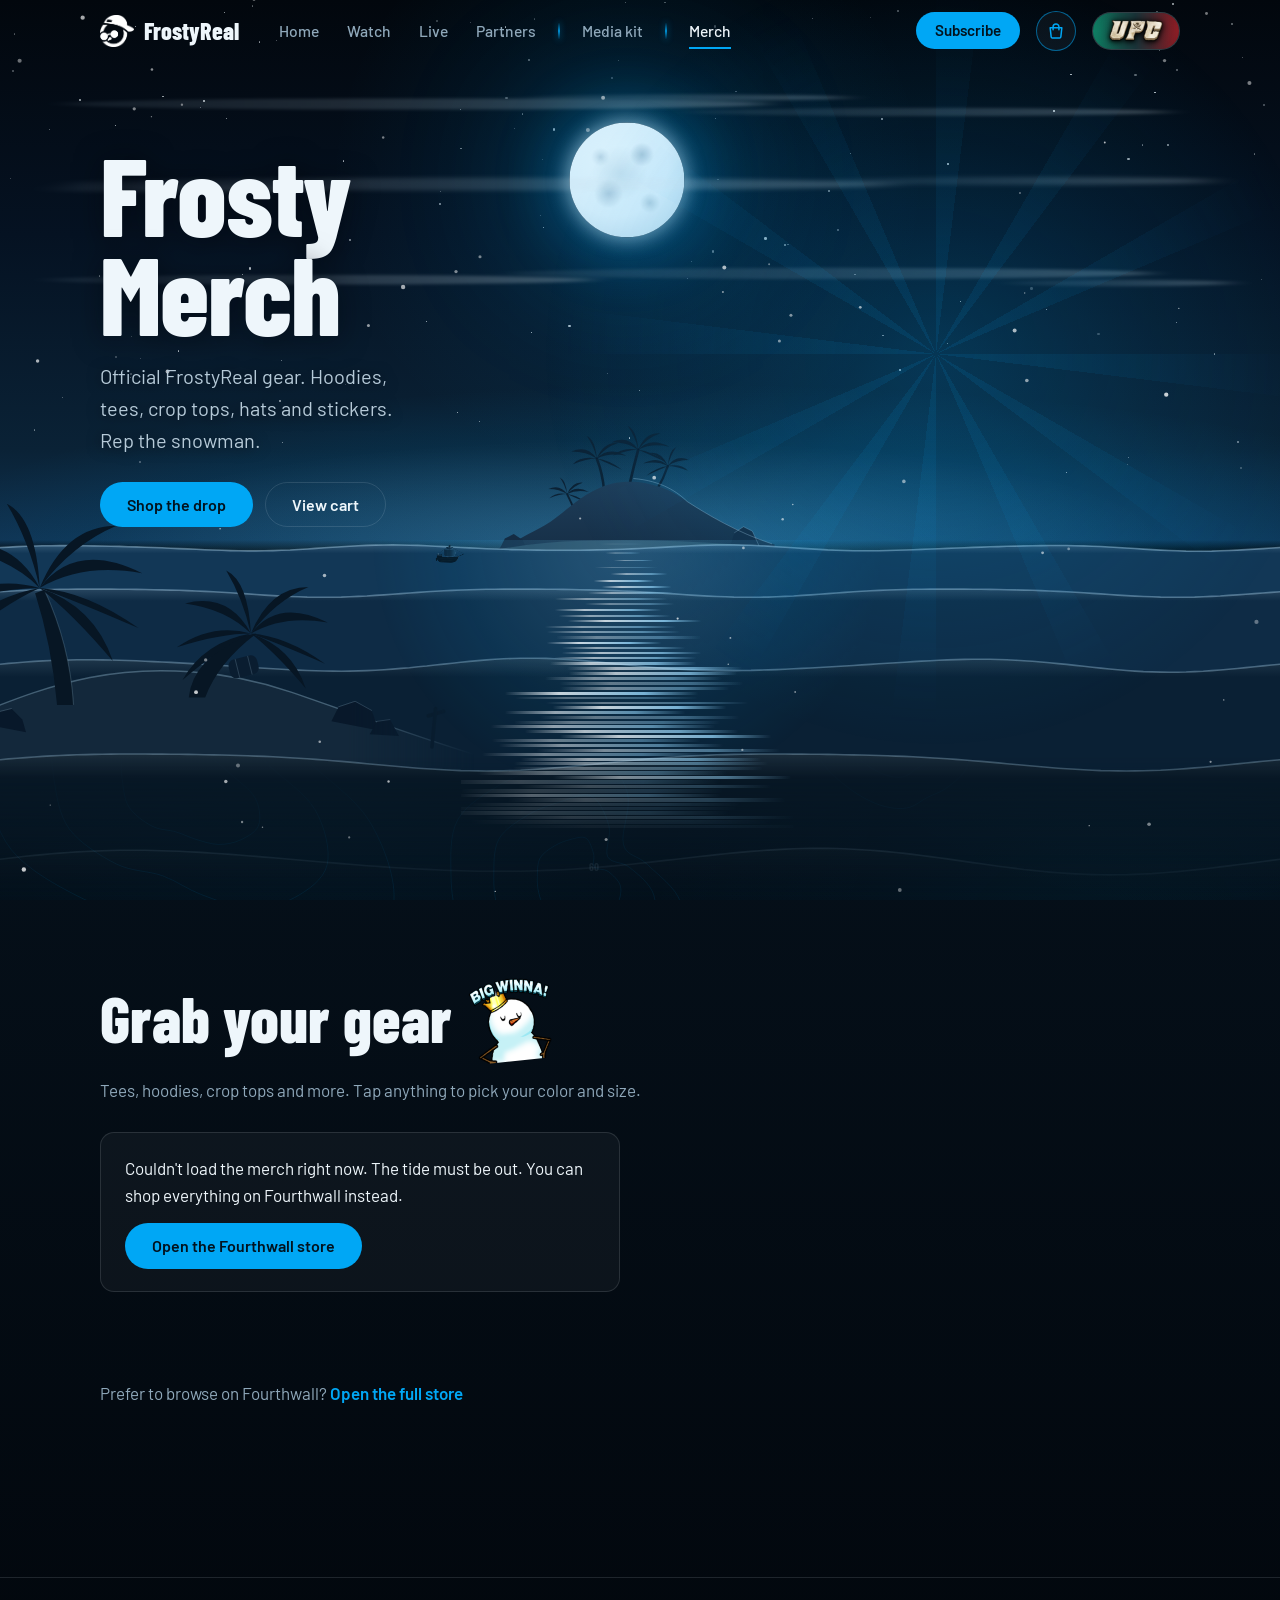
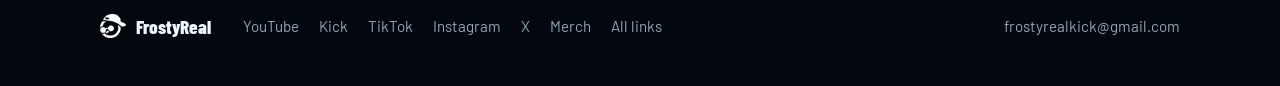
<file: merch.html>
<!doctype html>
<html lang="en">
<head>
  <meta charset="utf-8">
  <meta name="viewport" content="width=device-width, initial-scale=1">
  <title>Frosty Merch | FrostyReal</title>
  <meta name="description" content="Official FrostyReal merch. Hoodies, tees, crop tops, hats and stickers. Pick your style here and check out securely.">
  <meta property="og:title" content="Frosty Merch | FrostyReal">
  <meta property="og:description" content="Official FrostyReal merch. Hoodies, tees, crop tops, hats and stickers.">
  <meta property="og:url" content="https://frostyreal.com/merch.html">
  <link rel="canonical" href="https://frostyreal.com/merch.html">
  <meta property="og:image" content="https://frostyreal.com/images/og-frostyreal.jpg">
  <meta property="og:image:width" content="1200">
  <meta property="og:image:height" content="630">
  <meta name="twitter:card" content="summary_large_image">
  <meta name="twitter:image" content="https://frostyreal.com/images/og-frostyreal.jpg">
  <link rel="icon" href="images/favicon.png">
  <link rel="apple-touch-icon" href="images/favicon.png">
  <meta name="theme-color" content="#02070d">
  <link rel="preconnect" href="https://imgproxy.fourthwall.dev">
  <link rel="preconnect" href="https://storefront-api.fourthwall.com" crossorigin>
  <link rel="preconnect" href="https://fonts.googleapis.com">
  <link rel="preconnect" href="https://fonts.gstatic.com" crossorigin>
  <link href="https://fonts.googleapis.com/css2?family=Barlow+Condensed:wght@700;800&family=Barlow:wght@400;500;600&display=swap" rel="stylesheet">
  <link rel="stylesheet" href="home.css">
  <link rel="stylesheet" href="sea.css">
  <link rel="stylesheet" href="merch.css">
</head>
<body data-sea-life="calm">
  <a class="skip-link" href="#top">Skip to content</a>
  <canvas id="snow" aria-hidden="true"></canvas>

  <!-- "Going deeper" background: depth contours, light pools and occasional sea life (see home.js and home.css) -->
  <div class="deep" id="deep" aria-hidden="true">
    <div class="deep__pools" id="deep-pools"></div>
    <svg class="deep__contours" id="deep-contours" width="100%" height="100%" focusable="false">
      <g id="deep-pat"></g>
    </svg>
    <div class="deep__life" id="deep-life"></div>
  </div>

  <header class="top-bar" id="top-bar">
    <div class="top-bar__inner">
      <a class="brand" href="index.html#top" aria-label="FrostyReal home">
        <img src="images/logo-white.png" alt="" height="32">
        <span>FrostyReal</span>
      </a>
      <a class="live-badge" id="live-badge" href="https://kick.com/frostyreal" target="_blank" rel="noopener" aria-label="FrostyReal is live on Kick now" data-goatcounter-click="live-badge" data-goatcounter-title="LIVE badge" hidden><span class="live-badge__dot" aria-hidden="true"></span><span>LIVE<span class="live-badge__long"> on Kick</span></span></a>
      <nav class="tabs" aria-label="Main">
        <a href="index.html#top">Home</a>
        <a href="index.html#watch">Watch</a>
        <a href="index.html#live">Live</a>
        <a href="index.html#partners">Partners</a>
        <span class="tabs__sep" aria-hidden="true"></span>
        <a href="media-kit.html" data-goatcounter-click="nav-media-kit">Media kit</a>
        <span class="tabs__sep" aria-hidden="true"></span>
        <a href="merch.html" data-goatcounter-click="nav-merch" aria-current="page">Merch</a>
      </nav>
      <a class="pill pill--primary pill--sm top-bar__sub" data-goatcounter-click="subscribe" href="https://www.youtube.com/@frostyreallive?sub_confirmation=1" target="_blank" rel="noopener">Subscribe</a>
      <button class="cart-btn" id="cart-btn" type="button" aria-label="Open cart">
        <svg viewBox="0 0 24 24" width="20" height="20" aria-hidden="true" focusable="false"><path fill="none" stroke="currentColor" stroke-width="1.8" stroke-linecap="round" stroke-linejoin="round" d="M5 8h14l-1.2 11.2a1.5 1.5 0 0 1-1.5 1.3H7.7a1.5 1.5 0 0 1-1.5-1.3L5 8zM8.5 10.5V7a3.5 3.5 0 0 1 7 0v3.5"/></svg>
        <span class="cart-btn__count" id="cart-count" hidden>0</span>
      </button>
      <a class="upc-pill" href="upc.html" data-goatcounter-click="nav-upc"><span class="upc-pill__glow" aria-hidden="true"></span><span class="upc-pill__embers" aria-hidden="true"><i style="--x:10%;--d:2.6s;--dl:-.4s"></i><i style="--x:22%;--d:3.4s;--dl:-1.9s"></i><i style="--x:33%;--d:2.9s;--dl:-1.1s"></i><i style="--x:44%;--d:3.8s;--dl:-2.7s"></i><i class="r" style="--x:56%;--d:3.1s;--dl:-.9s"></i><i class="r" style="--x:67%;--d:2.7s;--dl:-2.2s"></i><i class="r" style="--x:79%;--d:3.6s;--dl:-1.4s"></i><i class="r" style="--x:90%;--d:3s;--dl:-2.9s"></i></span><img src="images/upc-wordmark.png" alt="Ultimate Pirate Championship" height="22"></a>
    </div>
  </header>

  <main id="top" tabindex="-1">
    <!-- Hero: the home page's night sea, with a frost spotlight on the best sellers -->
    <section class="hero hero--shop" id="shop-hero">
      <div class="scene" aria-hidden="true">
        <div class="scene__sky"></div>
        <div class="scene__stars" id="sea-stars"></div>
        <div class="scene__moon"></div>
        <div class="cloud" style="--top:8%;--h:clamp(50px,8vh,90px);--dur:110s;--dir:normal">
          <svg viewBox="0 0 1600 90" preserveAspectRatio="none" focusable="false">
            <defs>
              <linearGradient id="sc1" x1="0" x2="1" y1="0" y2="0"><stop offset="0" stop-color="#8fa8ba" stop-opacity=".45"/><stop offset=".7" stop-color="#cfe3ef" stop-opacity=".8"/><stop offset="1" stop-color="#eef6fb" stop-opacity="1"/></linearGradient>
              <filter id="sb1" x="-10%" y="-200%" width="120%" height="500%"><feGaussianBlur stdDeviation="9 2"/></filter>
            </defs>
            <g filter="url(#sb1)"><g id="scg1"><ellipse cx="260" cy="40" rx="220" ry="7" fill="url(#sc1)"/><ellipse cx="580" cy="50" rx="150" ry="5" fill="url(#sc1)"/><ellipse cx="430" cy="32" rx="100" ry="4" fill="url(#sc1)"/></g><use href="#scg1" x="800"/></g>
          </svg>
        </div>
        <div class="cloud" style="--top:27%;--h:clamp(50px,8vh,90px);--dur:80s;--dir:reverse">
          <svg viewBox="0 0 1600 90" preserveAspectRatio="none" focusable="false">
            <defs>
              <linearGradient id="sc2" x1="0" x2="1" y1="0" y2="0"><stop offset="0" stop-color="#8fa8ba" stop-opacity=".45"/><stop offset=".7" stop-color="#cfe3ef" stop-opacity=".8"/><stop offset="1" stop-color="#eef6fb" stop-opacity="1"/></linearGradient>
              <filter id="sb2" x="-10%" y="-200%" width="120%" height="500%"><feGaussianBlur stdDeviation="8 2"/></filter>
            </defs>
            <g filter="url(#sb2)"><g id="scg2"><ellipse cx="200" cy="46" rx="170" ry="6" fill="url(#sc2)"/><ellipse cx="520" cy="38" rx="200" ry="7" fill="url(#sc2)"/><ellipse cx="700" cy="50" rx="70" ry="4" fill="url(#sc2)"/></g><use href="#scg2" x="800"/></g>
          </svg>
        </div>
        <div class="cloud" style="--top:16.5%;--h:clamp(50px,8vh,90px);--dur:95s;--dir:normal">
          <svg viewBox="0 0 1600 90" preserveAspectRatio="none" focusable="false">
            <defs>
              <linearGradient id="sc3" x1="0" x2="1" y1="0" y2="0"><stop offset="0" stop-color="#8fa8ba" stop-opacity=".45"/><stop offset=".7" stop-color="#cfe3ef" stop-opacity=".8"/><stop offset="1" stop-color="#eef6fb" stop-opacity="1"/></linearGradient>
              <filter id="sb3" x="-10%" y="-200%" width="120%" height="500%"><feGaussianBlur stdDeviation="10 2.5"/></filter>
            </defs>
            <g filter="url(#sb3)"><g id="scg3"><ellipse cx="300" cy="44" rx="260" ry="8" fill="url(#sc3)"/><ellipse cx="640" cy="40" rx="120" ry="5" fill="url(#sc3)"/><ellipse cx="120" cy="50" rx="90" ry="4" fill="url(#sc3)"/></g><use href="#scg3" x="800"/></g>
          </svg>
        </div>
        <div class="island island--far"><svg viewBox="0 -30 380 176" preserveAspectRatio="xMidYMax meet" focusable="false">
          <defs>
            <linearGradient id="fi-g" x1="0" x2="0" y1="0" y2="1"><stop offset="0" stop-color="#1e3d59"/><stop offset="1" stop-color="#162f47"/></linearGradient>
            <g id="fi-crown"><path d="M0 0 Q16 -18 42 -4 Q18 -9 0 0Z"/><path d="M0 0 Q10 -24 30 -22 Q12 -16 0 0Z"/><path d="M0 0 Q-14 -20 -36 -10 Q-14 -10 0 0Z"/><path d="M0 0 Q-22 -4 -34 8 Q-14 0 0 0Z"/><path d="M0 0 Q18 2 36 16 Q14 6 0 0Z"/><path d="M0 0 Q-2 -26 -14 -32 Q-4 -18 0 0Z"/></g>
          </defs>
          <g fill="none" stroke="#0c2235" stroke-linecap="round">
            <path d="M150 66 Q148 42 140 22" stroke-width="3.4"/>
            <path d="M184 58 Q190 32 196 10" stroke-width="3.6"/>
            <path d="M220 66 Q230 50 236 32" stroke-width="3"/>
            <path d="M114 102 Q108 86 100 70" stroke-width="2.6"/>
          </g>
          <g fill="#0c2235">
            <use href="#fi-crown" transform="translate(140 22) scale(.95)"/>
            <use href="#fi-crown" transform="translate(196 10)"/>
            <use href="#fi-crown" transform="translate(236 32) scale(-.8 .8)"/>
            <use href="#fi-crown" transform="translate(100 70) scale(.7)"/>
          </g>
          <path fill="url(#fi-g)" d="M0 146 C20 140 40 128 70 112 C95 98 120 66 160 56 C200 48 235 60 262 80 C290 98 330 122 380 138 L380 146 Z"/>
          <path fill="#142c44" d="M8 146 L16 130 L28 124 L40 132 L46 146Z"/>
          <path fill="#142c44" d="M318 146 L326 122 L338 114 L350 120 L362 146Z"/>
          <path fill="#27495f" d="M0 146 C40 138 80 134 120 133 C190 131 260 133 330 138 C355 140 370 143 380 146Z"/>
          <path fill="none" stroke="#bee6ff" stroke-opacity=".3" stroke-width="1.3" stroke-linecap="round" stroke-linejoin="round" d="M190 49 C228 52 250 68 262 80 C290 98 330 122 376 137"/>
          <path fill="none" stroke="#bee6ff" stroke-opacity=".28" stroke-width="1.1" stroke-linecap="round" d="M326 122 L338 114 L350 120 L360 142"/>
        </svg></div>
        <div class="scene__water">
          <div class="wave" style="--t:-3px;--h:16px;--fill:#123756;--crest:.34;--dur:75s;--dir:normal;--bobdur:7s;--bob:1px">
            <div class="wave__track">
              <svg viewBox="0 0 1200 16" preserveAspectRatio="none" focusable="false"><path d="M0 10 q30 -6 60 0 t60 0 t60 0 t60 0 t60 0 t60 0 t60 0 t60 0 t60 0 t60 0 t60 0 t60 0 t60 0 t60 0 t60 0 t60 0 t60 0 t60 0 t60 0 t60 0 V16 H0 Z"/><path class="crest" d="M0 10 q30 -6 60 0 t60 0 t60 0 t60 0 t60 0 t60 0 t60 0 t60 0 t60 0 t60 0 t60 0 t60 0 t60 0 t60 0 t60 0 t60 0 t60 0 t60 0 t60 0 t60 0"/></svg>
              <div class="wave__body"></div>
            </div>
          </div>
          <div class="wave" style="--t:10%;--h:22px;--fill:#0e2b45;--crest:.30;--dur:58s;--dir:reverse;--bobdur:6s;--bob:1px">
            <div class="wave__track">
              <svg viewBox="0 0 1200 22" preserveAspectRatio="none" focusable="false"><path d="M0 12 q50 -10 100 0 t100 0 t100 0 t100 0 t100 0 t100 0 t100 0 t100 0 t100 0 t100 0 t100 0 t100 0 V22 H0 Z"/><path class="crest" d="M0 12 q50 -10 100 0 t100 0 t100 0 t100 0 t100 0 t100 0 t100 0 t100 0 t100 0 t100 0 t100 0 t100 0"/></svg>
              <div class="wave__body"></div>
            </div>
          </div>
          <div class="wave" style="--t:28%;--h:30px;--fill:#0a2034;--crest:.26;--dur:44s;--dir:normal;--bobdur:7.5s;--bob:1.5px">
            <div class="wave__track">
              <svg viewBox="0 0 1200 30" preserveAspectRatio="none" focusable="false"><path d="M0 16 q75 -14 150 0 t150 0 t150 0 t150 0 t150 0 t150 0 t150 0 t150 0 V30 H0 Z"/><path class="crest" d="M0 16 q75 -14 150 0 t150 0 t150 0 t150 0 t150 0 t150 0 t150 0 t150 0"/></svg>
              <div class="wave__body"></div>
            </div>
          </div>
          <div class="ship" id="sea-ship"><div class="ship__rock"><svg viewBox="-44 0 284 154" focusable="false">
            <defs>
              <linearGradient id="sh-sail" x1="0" x2="1" y1="0" y2="0"><stop offset="0" stop-color="#0c2236"/><stop offset=".55" stop-color="#10283d"/><stop offset="1" stop-color="#1f4968"/></linearGradient>
              <radialGradient id="sh-glow"><stop offset="0" stop-color="#dcf0ff" stop-opacity=".8"/><stop offset=".4" stop-color="#dcf0ff" stop-opacity=".25"/><stop offset="1" stop-color="#dcf0ff" stop-opacity="0"/></radialGradient>
            </defs>
            <g class="ship__wake" fill="none" stroke="#eef6fb" stroke-linecap="round">
              <path d="M16 150 Q-8 154 -36 151" stroke-width="1.6"/>
              <path d="M22 153 Q0 158 -26 156" stroke-width="1.2"/>
              <path d="M30 154 Q10 150 -14 146" stroke-width="1"/>
              <path d="M170 150 Q190 152 212 148" stroke-width="1.4"/>
              <path d="M150 153 Q172 156 192 154" stroke-width="1"/>
            </g>
            <g fill="none" stroke="#06121d" stroke-linecap="round">
              <path d="M112 108 V10" stroke-width="4"/>
              <path d="M186 100 L232 78" stroke-width="3.2"/>
              <path d="M232 78 L112 18 M190 98 L113 50 M112 14 L16 90" stroke-width=".8"/>
              <path d="M14 96 V88 M26 96 V88 M38 96 V88 M50 96 V88 M14 88 H52" stroke-width="1.6"/>
            </g>
            <path fill="#06121d" d="M104 22 L106 14 H118 L120 22 Z"/>
            <path fill="#0b1f31" stroke="#bee6ff" stroke-opacity=".3" stroke-width=".7" d="M112 9 Q122 5 135 10 Q124 12 112 16 Z"/>
            <path fill="url(#sh-sail)" d="M88 28 L90 43 Q112 49 138 43 L140 28 Q114 34 88 28Z"/>
            <path fill="none" stroke="#bee6ff" stroke-opacity=".35" stroke-width=".8" stroke-linecap="round" d="M140 28 L138 43 Q112 49 90 43"/>
            <path fill="url(#sh-sail)" d="M72 49 L74 98 Q112 109 152 98 C167 84 165 62 154 49 Q112 56 72 49Z"/>
            <path fill="none" stroke="#bee6ff" stroke-opacity=".12" stroke-width=".8" d="M100 54 Q98 78 100 104 M124 54 Q126 78 124 103"/>
            <path fill="none" stroke="#bee6ff" stroke-opacity=".35" stroke-width="1" stroke-linecap="round" d="M154 49 C165 62 167 84 152 98 Q112 109 74 98"/>
            <path fill="none" stroke="#06121d" stroke-width="2.6" stroke-linecap="round" d="M86 28 H142 M70 49 H156"/>
            <path fill="#06121d" d="M14 112 L5 123 L8 144 L17 136 Z"/>
            <path fill="#06121d" d="M14 96 L58 96 L58 106 Q100 112 140 106 Q168 102 190 98 Q186 122 172 136 Q156 150 130 152 L48 152 Q24 148 16 124 Q12 108 14 96 Z"/>
            <path fill="none" stroke="#bee6ff" stroke-opacity=".1" stroke-width=".8" d="M20 118 Q90 128 178 112 M24 132 Q90 142 166 128 M34 144 Q90 150 142 146"/>
            <path fill="none" stroke="#bee6ff" stroke-opacity=".35" stroke-width="1" stroke-linecap="round" stroke-linejoin="round" d="M14 96 H58 L58 106 Q100 112 140 106 Q168 102 190 98 Q186 122 172 136"/>
            <circle cx="24" cy="85" r="8" fill="url(#sh-glow)"/>
            <circle cx="24" cy="85" r="1.7" fill="rgba(220,240,255,.9)"/>
          </svg></div></div>
          <div class="island island--near"><svg viewBox="0 0 560 400" preserveAspectRatio="xMinYMax meet" focusable="false">
            <defs>
              <g id="ni-crown"><path d="M0 0 Q20 -26 56 -8 Q24 -14 0 0Z"/><path d="M0 0 Q14 -34 42 -34 Q18 -24 0 0Z"/><path d="M0 0 Q-16 -30 -48 -22 Q-18 -18 0 0Z"/><path d="M0 0 Q-28 -8 -54 10 Q-22 0 0 0Z"/><path d="M0 0 Q26 2 54 22 Q22 8 0 0Z"/><path d="M0 0 Q-2 -38 -18 -46 Q-6 -26 0 0Z"/><path d="M0 0 Q-34 6 -50 34 Q-22 10 0 0Z"/><path d="M0 0 Q30 10 40 40 Q18 14 0 0Z"/></g>
            </defs>
            <path fill="#13283b" d="M0 262 C34 250 80 228 140 216 C210 202 290 208 360 232 C430 256 500 282 560 300 V400 H0 Z"/>
            <path fill="none" stroke="#bee6ff" stroke-opacity=".3" stroke-width="1.6" stroke-linecap="round" d="M0 262 C34 250 80 228 140 216 C210 202 290 208 360 232 C430 256 500 282 560 300"/>
            <g class="ni-p2">
              <path fill="#071624" d="M248 238 Q252 196 310 170 L322 168 Q280 200 266 238 Z"/>
              <use href="#ni-crown" fill="#071624" transform="translate(316 168) scale(1.5)"/>
            </g>
            <g class="ni-p1">
              <path fill="#071624" d="M104 246 Q98 180 80 124 L90 120 Q118 180 122 246 Z"/>
              <path fill="none" stroke="#bee6ff" stroke-opacity=".18" stroke-width="1.2" d="M122 246 Q118 180 90 120"/>
              <use href="#ni-crown" fill="#071624" transform="translate(85 118) scale(2)"/>
            </g>
            <g fill="#08182a">
              <path d="M404 264 L412 248 L430 242 L448 252 L456 274 Z"/>
              <path d="M446 278 L454 264 L468 262 L478 280 Z"/>
              <path d="M30 268 L38 254 L54 250 L66 262 L70 276 Z"/>
            </g>
            <path fill="none" stroke="#bee6ff" stroke-opacity=".22" stroke-width="1" stroke-linecap="round" d="M412 248 L430 242 L448 252 M454 264 L468 262 M38 254 L54 250"/>
            <g transform="translate(290 198) rotate(-14)"><rect width="32" height="21" rx="7" fill="#0a1d30"/><path d="M9 0 V21 M23 0 V21" stroke="#bee6ff" stroke-opacity=".18"/></g>
            <path fill="none" stroke="#071624" stroke-width="4" stroke-linecap="round" d="M514 292 L518 250 M510 258 L527 253"/>
          </svg></div>
          <div class="wave" style="--t:52%;--h:40px;--fill:#081826;--crest:.22;--dur:31s;--dir:reverse;--bobdur:5.5s;--bob:1.5px">
            <div class="wave__track">
              <svg viewBox="0 0 1200 40" preserveAspectRatio="none" focusable="false"><path d="M0 20 q100 -20 200 0 t200 0 t200 0 t200 0 t200 0 t200 0 V40 H0 Z"/><path class="crest" d="M0 20 q100 -20 200 0 t200 0 t200 0 t200 0 t200 0 t200 0"/></svg>
              <div class="wave__body"></div>
            </div>
          </div>
          <div class="wave" style="--t:76%;--h:54px;--fill:#06121d;--crest:.18;--dur:24s;--dir:normal;--bobdur:6.5s;--bob:2px">
            <div class="wave__track">
              <svg viewBox="0 0 1200 54" preserveAspectRatio="none" focusable="false"><path d="M0 26 q150 -28 300 0 t300 0 t300 0 t300 0 V54 H0 Z"/><path class="crest" d="M0 26 q150 -28 300 0 t300 0 t300 0 t300 0"/></svg>
              <div class="wave__body"></div>
            </div>
          </div>
        </div>
        <div class="scene__glow"></div>
        <div class="scene__glitter" id="sea-glitter"></div>
        <div class="scene__gulls" id="sea-gulls"></div>
        <!-- Merch flair: frost spotlight rays, soft glow, a faint drifting snowman-logo pattern and sparkles around the product stack (positioned by merch.js) -->
        <div class="shop-fx" id="shop-fx">
          <div class="shop-fx__glow"></div>
          <div class="shop-fx__rays"></div>
          <div class="shop-fx__sparkles">
            <i style="--dx:-190px;--dy:-150px;--s:14px;--d:3.6s;--dl:-.4s"></i>
            <i style="--dx:200px;--dy:-120px;--s:10px;--d:4.2s;--dl:-1.8s"></i>
            <i style="--dx:-215px;--dy:20px;--s:9px;--d:3.2s;--dl:-2.6s"></i>
            <i style="--dx:225px;--dy:70px;--s:15px;--d:4.6s;--dl:-1.1s"></i>
            <i style="--dx:-150px;--dy:170px;--s:11px;--d:3.9s;--dl:-3s"></i>
            <i style="--dx:150px;--dy:190px;--s:9px;--d:3.4s;--dl:-.9s"></i>
            <i style="--dx:20px;--dy:-205px;--s:12px;--d:4s;--dl:-2.2s"></i>
          </div>
        </div>
      </div>

      <div class="wrap hero__inner">
        <div class="shop-copy">
          <h1><span>Frosty</span> <span>Merch</span></h1>
          <p class="hero__tag">Official FrostyReal gear. Hoodies, tees, crop tops, hats and stickers. Rep the snowman.</p>
          <div class="btn-row">
            <a class="pill pill--primary" href="#shop" data-goatcounter-click="shop-the-drop">Shop the drop</a>
            <button class="pill pill--outline" id="hero-cart" type="button">View cart</button>
          </div>
        </div>

        <!-- Best sellers: one big product card on top (cycles), the next one peeking out behind -->
        <div class="pick" id="pick" role="group" aria-roledescription="carousel" aria-label="Best sellers">
          <div class="pick__stage" id="pick-stage"></div>
          <p class="pick__name" id="pick-name"></p>
          <p class="pick__price" id="pick-price"></p>
          <div class="pick__dots" id="pick-dots" role="group" aria-label="Pick a best seller"></div>
        </div>
      </div>
    </section>

    <!-- Shop -->
    <section class="section shop" id="shop">
      <div class="wrap">
        <div class="heading-row">
          <h2>Grab your gear</h2>
          <img class="sticker sticker--l" src="images/emote-winna.png" alt="">
        </div>
        <p class="lead">Tees, hoodies, crop tops and more. Tap anything to pick your color and size.</p>

        <div class="filters" id="filters" role="group" aria-label="Filter by type" hidden></div>
        <p class="sr" id="shop-live" aria-live="polite"></p>
        <div class="shop-status" id="shop-status" aria-live="polite"></div>
        <ul class="shop-grid" id="shop-grid"></ul>

        <p class="shop-more">Prefer to browse on Fourthwall? <a class="text-link" href="https://frostyrealkick-shop.fourthwall.com/" target="_blank" rel="noopener">Open the full store</a></p>
      </div>
    </section>
  </main>

  <div class="overlay" id="overlay" hidden></div>

  <!-- Cart drawer -->
  <aside class="drawer" id="cart" role="dialog" aria-modal="true" aria-labelledby="cart-title" hidden>
    <div class="drawer__head">
      <h2 id="cart-title">Your cart</h2>
      <button type="button" class="x" id="cart-close" aria-label="Close cart">&times;</button>
    </div>
    <ul class="cart-lines" id="cart-lines"></ul>
    <div class="drawer__foot" id="cart-foot">
      <p class="subtotal"><span>Subtotal</span><strong id="cart-total">$0.00</strong></p>
      <p class="fine">Shipping and taxes are added at checkout.</p>
      <button class="pill pill--primary pill--wide" id="checkout" type="button" data-goatcounter-click="checkout">Checkout securely</button>
      <p class="fine" id="cart-msg" aria-live="polite">You'll finish paying on Fourthwall's secure checkout.</p>
    </div>
  </aside>

  <!-- Product pop-up -->
  <div class="pdp" id="pdp" role="dialog" aria-modal="true" aria-labelledby="pdp-title" hidden>
    <div class="pdp__card">
      <button type="button" class="x pdp__x" id="pdp-close" aria-label="Close">&times;</button>
      <div class="pdp__gallery">
        <div class="pdp__stage"><img id="pdp-main" alt=""></div>
        <ul class="pdp__thumbs" id="pdp-thumbs"></ul>
      </div>
      <div class="pdp__info">
        <h2 id="pdp-title"></h2>
        <p class="pdp__price" id="pdp-price"></p>
        <a class="text-link pdp__guide" id="pdp-guide" target="_blank" rel="noopener" hidden>Size guide</a>
        <div class="opt" id="pdp-colors"></div>
        <div class="opt" id="pdp-sizes"></div>
        <p class="pdp__desc" id="pdp-desc"></p>
        <button class="pill pill--primary pill--wide" id="pdp-add" type="button">Add to cart</button>
        <p class="fine" id="pdp-msg" aria-live="polite"></p>
      </div>
    </div>
  </div>

  <footer class="foot">
    <div class="wrap foot__inner">
      <a class="brand brand--sm" href="index.html#top" aria-label="FrostyReal home">
        <img src="images/logo-white.png" alt="" height="24">
        <span>FrostyReal</span>
      </a>
      <nav class="foot__links" aria-label="Social">
        <a href="https://www.youtube.com/@frostyreallive" data-goatcounter-click="footer-youtube" target="_blank" rel="noopener">YouTube</a>
        <a href="https://kick.com/frostyreal" data-goatcounter-click="footer-kick" target="_blank" rel="noopener">Kick</a>
        <a href="https://www.tiktok.com/@.frostyreal" data-goatcounter-click="footer-tiktok" target="_blank" rel="noopener">TikTok</a>
        <a href="https://www.instagram.com/frostyreallive/" data-goatcounter-click="footer-instagram" target="_blank" rel="noopener">Instagram</a>
        <a href="https://x.com/FrostyRealLive" data-goatcounter-click="footer-x" target="_blank" rel="noopener">X</a>
        <a href="merch.html">Merch</a>
        <a href="https://linktr.ee/frostyreal" data-goatcounter-click="footer-all-links" target="_blank" rel="noopener">All links</a>
      </nav>
      <a class="foot__mail" href="mailto:frostyrealkick@gmail.com">frostyrealkick@gmail.com</a>
    </div>
  </footer>

  <script src="home.js"></script>
  <script src="sea.js"></script>
  <script src="merch.js"></script>
</body>
</html>
</file>
<file: home.css>
/* Night sea home page */
:root {
  --sky: #0a2236;
  --sea: #06121d;
  --abyss: #02070d;
  --frost: #00a7f5;
  --frost-dim: #0098e0;
  --ice: #eef6fb;
  --mist: #8fa8ba;
  --rim: rgba(238, 246, 251, 0.12);
  --glass: rgba(238, 246, 251, 0.04);
  --display: "Barlow Condensed", "Arial Narrow", sans-serif;
  --body: "Barlow", system-ui, sans-serif;
  --r-media: 14px;
  --r-pill: 999px;
  --sticker: 84px;
}

*, *::before, *::after { box-sizing: border-box; }

html {
  min-height: 100%;
  background-color: var(--abyss);
  background-image: linear-gradient(to bottom, var(--sky) 0%, var(--sea) 35%, var(--abyss) 100%);
  background-repeat: no-repeat;
  scroll-padding-top: 80px;
}
@media (prefers-reduced-motion: no-preference) {
  html { scroll-behavior: smooth; }
}

body {
  margin: 0;
  min-height: 100%;
  background: transparent;
  color: var(--ice);
  font-family: var(--body);
  font-size: 1.0625rem;
  line-height: 1.6;
  -webkit-font-smoothing: antialiased;
}

img { max-width: 100%; display: block; }
a { color: var(--frost); }
p { margin: 0 0 1em; }

:focus-visible { outline: 3px solid var(--frost); outline-offset: 3px; }
/* Programmatic focus targets (the <main> that "Skip to content" jumps to) get no ring: focus moves on to the next real link */
[tabindex="-1"]:focus:not(:focus-visible) { outline: none; }
main[tabindex="-1"]:focus { outline: none; }

/* Skip link: hidden until a keyboard user tabs to it, then a frost pill above everything */
.skip-link {
  position: fixed;
  left: 12px;
  top: 12px;
  z-index: 300;
  padding: 10px 20px;
  border-radius: var(--r-pill);
  background: var(--frost);
  color: #02131f;
  font-weight: 600;
  text-decoration: none;
  transform: translateY(-200%);
}
.skip-link:focus, .skip-link:focus-visible { transform: none; outline: 3px solid var(--ice); outline-offset: 2px; }

#snow {
  position: fixed;
  inset: 0;
  width: 100%;
  height: 100%;
  pointer-events: none;
  z-index: -1;
}

.wrap {
  max-width: 1160px;
  margin: 0 auto;
  padding: 0 clamp(16px, 4vw, 40px);
}

h1, h2, h3 { font-family: var(--display); margin: 0; }
h1 {
  font-size: clamp(3.5rem, 11vw, 8rem);
  font-weight: 800;
  line-height: 0.9;
  letter-spacing: -0.01em;
}
h2 {
  font-size: clamp(2.4rem, 6vw, 4rem);
  font-weight: 800;
  line-height: 0.95;
}
h3 { font-size: 1.5rem; font-weight: 700; line-height: 1.15; }
.h2-sm { font-size: clamp(2rem, 4.5vw, 3rem); margin-bottom: 12px; }

.lead { color: var(--mist); max-width: 60ch; margin: 16px 0 0; }
.note { color: var(--mist); font-size: 0.9rem; max-width: 60ch; }

/* Buttons and links */
.pill {
  display: inline-flex;
  align-items: center;
  justify-content: center;
  padding: 12px 26px;
  border-radius: var(--r-pill);
  border: 1.5px solid transparent;
  font-family: var(--body);
  font-size: 1rem;
  font-weight: 600;
  line-height: 1.2;
  text-decoration: none;
  cursor: pointer;
  transition: background-color 0.2s, border-color 0.2s, box-shadow 0.2s;
}
.pill--primary { background: var(--frost); color: #02131f; }
.pill--primary:hover, .pill--primary:active {
  background: var(--frost-dim);
  box-shadow: 0 0 22px rgba(0, 167, 245, 0.45);
}
.pill--outline { border-color: var(--rim); color: var(--ice); background: transparent; }
.pill--outline:hover { border-color: var(--frost); color: var(--frost); }
.pill--sm { padding: 8px 18px; font-size: 0.95rem; }

.text-link { color: var(--frost); font-weight: 600; text-decoration: none; }
.text-link:hover { color: var(--ice); text-decoration: underline; text-underline-offset: 4px; }

.btn-row { display: flex; flex-wrap: wrap; gap: 12px; margin-top: 28px; }

/* Header */
.top-bar {
  position: sticky;
  top: 0;
  z-index: 50;
  border-bottom: 1px solid transparent;
  transition: background-color 0.25s, border-color 0.25s;
}
.top-bar.is-solid {
  background: rgba(2, 7, 13, 0.85);
  -webkit-backdrop-filter: blur(10px);
  backdrop-filter: blur(10px);
  border-bottom-color: var(--rim);
}
.top-bar__inner {
  max-width: 1160px;
  margin: 0 auto;
  padding: 10px clamp(16px, 4vw, 40px);
  display: flex;
  align-items: center;
  gap: 16px;
}
.brand {
  display: inline-flex;
  align-items: center;
  gap: 10px;
  color: var(--ice);
  text-decoration: none;
  font-family: var(--display);
  font-weight: 800;
  font-size: 1.5rem;
  line-height: 1;
  flex: none;
}
.brand img { height: 32px; width: auto; }
.brand--sm { font-size: 1.2rem; }
.brand--sm img { height: 24px; }

/* LIVE badge (only shown while Kick says we're live): frost glass pill with a pulsing dot */
.live-badge {
  display: inline-flex;
  align-items: center;
  gap: 8px;
  flex: none;
  padding: 5px 13px 5px 11px;
  border: 1px solid var(--frost);
  border-radius: var(--r-pill);
  background: rgba(0, 167, 245, 0.16);
  color: #fff;
  text-decoration: none;
  font-weight: 600;
  font-size: 0.86rem;
  line-height: 1.2;
  white-space: nowrap;
  transition: background-color 0.2s;
}
.live-badge[hidden] { display: none; }
.live-badge:hover { background: rgba(0, 167, 245, 0.3); }
.live-badge__dot {
  width: 8px; height: 8px;
  border-radius: 50%;
  background: var(--frost);
  box-shadow: 0 0 8px 1px var(--frost);
  animation: live-pulse 1.6s ease-in-out infinite;
}
@keyframes live-pulse {
  0%, 100% { opacity: 1; transform: scale(1); }
  50% { opacity: 0.55; transform: scale(0.75); }
}
@media (prefers-reduced-motion: reduce) { .live-badge__dot { animation: none; } }
@media (max-width: 1100px) { .live-badge__long { display: none; } }

.tabs { display: flex; gap: 4px; margin-left: 12px; margin-right: auto; min-width: 0; }
.tabs a {
  position: relative;
  padding: 8px 12px;
  color: var(--mist);
  text-decoration: none;
  font-weight: 500;
  font-size: 0.98rem;
  white-space: nowrap;
}
.tabs__sep { flex: none; align-self: center; width: 2px; height: 18px; margin: 0 6px; border-radius: 2px; background: linear-gradient(to bottom, transparent, rgba(0, 167, 245, 0.85), transparent); box-shadow: 0 0 6px rgba(0, 167, 245, 0.45); }
.tabs a:hover { color: var(--ice); }
.tabs a.is-active { color: var(--ice); }
.tabs a.is-active::after {
  content: "";
  position: absolute;
  left: 12px;
  right: 12px;
  bottom: 2px;
  height: 2px;
  background: var(--frost);
}
.upc-pill {
  display: inline-flex;
  align-items: center;
  padding: 7px 16px;
  background: #16252b;   /* dark fog, so the middle never reads as a black hole */
  border: 1px solid var(--rim);
  border-radius: var(--r-pill);
  flex: none;
  transition: border-color 0.2s;
}
.upc-pill:hover { border-color: var(--frost); }
.upc-pill img { height: 22px; width: auto; position: relative; z-index: 1; filter: drop-shadow(0 1px 2px rgba(0, 0, 0, 0.85)) drop-shadow(0 0 4px rgba(0, 0, 0, 0.6)); }
/* Mini UPC effect (approved UPC-color exception, like the UPC band): soft teal-to-red glow plus rising embers.
   Everything is absolutely positioned inside the pill, so the pill's size never changes. */
.upc-pill { position: relative; overflow: hidden; --spd: 1; }
.upc-pill__glow, .upc-pill__embers { position: absolute; inset: 0; z-index: 0; pointer-events: none; }
.upc-pill__glow {
  background:
    radial-gradient(55% 120% at 0% 50%, rgba(25, 199, 154, 0.25), transparent 70%),
    radial-gradient(55% 120% at 100% 50%, rgba(224, 50, 60, 0.25), transparent 70%),
    linear-gradient(90deg, #0a8f6c 0%, #1e3a40 50%, #a8121b 100%);   /* deep, saturated UPC colors flowing across the pill, no seam */
  opacity: 0.75;
}
.upc-pill__embers i {
  position: absolute;
  left: var(--x);
  bottom: 2px;
  width: 2px;
  height: 2px;
  border-radius: 50%;
  background: #19c79a;
  box-shadow: 0 0 4px rgba(25, 199, 154, 0.8);
  opacity: 0;
}
.upc-pill__embers i.r { background: #ff783c; box-shadow: 0 0 4px rgba(255, 140, 70, 0.8); }
.upc-pill__embers i:nth-child(odd) { width: 1px; height: 1px; }
@media (prefers-reduced-motion: no-preference) {
  .upc-pill__glow { animation: upc-pill-breathe 4s ease-in-out infinite; animation-duration: calc(4s * var(--spd)); }
  .upc-pill__embers i { animation: upc-pill-ember var(--d) linear var(--dl) infinite; animation-duration: calc(var(--d) * var(--spd)); }
  .is-tab-hidden .upc-pill__glow, .is-tab-hidden .upc-pill__embers i { animation-play-state: paused; }
}
@media (prefers-reduced-motion: reduce) {
  .upc-pill__embers { display: none; }   /* static: just the soft glow */
}
@media (hover: hover) {
  .upc-pill:hover { --spd: 0.7; }
  .upc-pill:hover .upc-pill__glow { filter: brightness(1.25); }
}
@keyframes upc-pill-breathe { 0%, 100% { opacity: 0.65; } 50% { opacity: 0.8; } }
@keyframes upc-pill-ember {
  0% { transform: translate3d(0, 0, 0); opacity: 0; }
  15% { opacity: 0.8; }
  100% { transform: translate3d(2px, -32px, 0); opacity: 0; }
}

/* Hero */
.hero {
  position: relative; /* no z-index, transform or filter here: the sea scene must stay below the snow */
  min-height: 100vh;
  min-height: 100svh;
  display: flex;
  align-items: flex-start;
  padding-top: clamp(92px, 13svh, 150px);
}
.hero__inner {
  position: relative;
  z-index: 2;
  width: 100%;
  display: flex;
  align-items: center;
  gap: clamp(24px, 5vw, 64px);
}
.hero__logo { width: clamp(140px, 22vw, 300px); height: auto; flex: none; }
.hero__copy { min-width: 0; }
.hero__tag { font-size: 1.35rem; color: var(--mist); margin: 14px 0 22px; }

.chip {
  display: inline-flex;
  align-items: center;
  gap: 10px;
  padding: 7px 16px;
  border-radius: var(--r-pill);
  background: var(--glass);
  border: 1px solid var(--rim);
  color: var(--ice);
  font-size: 0.95rem;
  font-weight: 500;
  text-decoration: none;
}
.chip:hover { border-color: var(--frost); }
.chip__dot { width: 9px; height: 9px; border-radius: 50%; background: var(--mist); }
.chip.is-live .chip__dot { background: var(--frost); }

/* Hero scene (night sea) lives in sea.css */
@media (prefers-reduced-motion: no-preference) {
  .chip.is-live .chip__dot { animation: pulse 2s ease-in-out infinite; }
  .hero__logo, .hero h1, .hero__tag { animation: rise 0.9s cubic-bezier(0.2, 0.7, 0.2, 1) both; }
  .hero h1 { animation-delay: 0.15s; }
  .hero__tag { animation-delay: 0.3s; }
}
@keyframes pulse { 0%, 100% { opacity: 1; } 50% { opacity: 0.3; } }
@keyframes rise { from { opacity: 0; transform: translateY(14px); } to { opacity: 1; transform: none; } }

/* Sections */
.section { padding: clamp(48px, 7.3vw, 94px) 0; }
.heading-row { display: inline-flex; align-items: center; gap: 18px; flex-wrap: nowrap; max-width: 100%; }
.sticker {
  width: var(--sticker);
  height: auto;
  flex: none;
}
.sticker--l { transform: rotate(-6deg); }
.sticker--r { transform: rotate(6deg); }
@media (hover: hover) and (prefers-reduced-motion: no-preference) {
  .sticker--l:hover { animation: wiggle-l 0.6s ease-in-out 1; }
  .sticker--r:hover { animation: wiggle-r 0.6s ease-in-out 1; }
}
@keyframes wiggle-l {
  0%, 100% { transform: rotate(-6deg); } 25% { transform: rotate(-16deg); } 50% { transform: rotate(4deg); } 75% { transform: rotate(-12deg); }
}
@keyframes wiggle-r {
  0%, 100% { transform: rotate(6deg); } 25% { transform: rotate(16deg); } 50% { transform: rotate(-4deg); } 75% { transform: rotate(12deg); }
}

/* Media */
.media {
  position: relative;
  border-radius: var(--r-media);
  overflow: hidden;
  background: var(--abyss);
  border: 1px solid var(--rim);
}
.media--wide { aspect-ratio: 16 / 9; }
.media img, .media iframe { position: absolute; inset: 0; width: 100%; height: 100%; border: 0; object-fit: cover; }
.facade {
  position: absolute;
  inset: 0;
  width: 100%;
  padding: 0;
  border: 0;
  background: transparent;
  cursor: pointer;
  color: var(--ice);
  font-family: var(--body);
}
.facade__play {
  position: absolute;
  left: 50%;
  top: 50%;
  width: 68px;
  height: 68px;
  margin: -34px 0 0 -34px;
  border-radius: 50%;
  background: var(--frost);
  display: grid;
  place-items: center;
  transition: box-shadow 0.2s, background-color 0.2s;
}
.facade__play::before {
  content: "";
  margin-left: 4px;
  border-style: solid;
  border-width: 11px 0 11px 18px;
  border-color: transparent transparent transparent #02131f;
}
.facade:focus-visible { outline-offset: -6px; border-radius: var(--r-media); }
.facade:hover .facade__play { background: var(--frost-dim); box-shadow: 0 0 24px rgba(0, 167, 245, 0.5); }
.facade__label {
  position: absolute;
  left: 0;
  right: 0;
  bottom: 18%;
  text-align: center;
  font-family: var(--display);
  font-weight: 700;
  font-size: 1.4rem;
}
.kick { margin-top: 32px; background: url("images/logo-white.png") center 24% / clamp(70px, 12vw, 130px) no-repeat, linear-gradient(to bottom, var(--sea), var(--abyss)); }
.kick::before { content: ""; position: absolute; inset: 0; background: rgba(2, 7, 13, 0.82); pointer-events: none; }
.sponsor img { background: var(--ice); padding: 14px 18px; border-radius: var(--r-media); width: 156px; height: auto; }
.after-media { margin-top: 16px; }

/* Watch */
.watch-feature {
  margin-top: 48px;
  display: grid;
  grid-template-columns: minmax(0, 1.6fr) minmax(0, 1fr);
  gap: clamp(24px, 4vw, 56px);
  align-items: center;
}
.watch-feature__title { font-size: clamp(1.6rem, 2.8vw, 2rem); line-height: 1.1; }
.watch-feature__line { color: var(--mist); margin: 10px 0 0; }
.watch-feature .btn-row { margin-top: 22px; }

.more-head {
  margin-top: clamp(56px, 8vw, 88px);
  display: flex;
  justify-content: space-between;
  align-items: baseline;
  gap: 16px;
}
.video-list {
  list-style: none;
  margin: 20px 0 0;
  padding: 0;
  display: grid;
  grid-template-columns: repeat(4, minmax(0, 1fr));
  gap: 20px;
}
.video-list a { color: var(--ice); text-decoration: none; display: block; }
.video-list .media { display: block; transition: border-color 0.2s; }
.video-list__t {
  display: -webkit-box;
  -webkit-line-clamp: 2;
  -webkit-box-orient: vertical;
  overflow: hidden;
  margin-top: 10px;
  font-size: 0.95rem;
  line-height: 1.35;
}
@media (hover: hover) and (prefers-reduced-motion: no-preference) {
  .video-list a:hover .media { border-color: var(--frost); }
}
.shorts-note { margin: 20px 0 0; color: var(--mist); font-size: 0.9rem; }
.shorts-note a { color: var(--mist); text-underline-offset: 3px; }
.shorts-note a:hover { color: var(--frost); }

/* Live */
.days {
  list-style: none;
  margin: 40px 0 0;
  padding: 0;
  display: grid;
  grid-template-columns: repeat(3, minmax(0, 1fr));
  gap: clamp(10px, 2vw, 20px);
}
.day {
  position: relative;
  padding: 22px clamp(14px, 2.5vw, 28px) 18px;
  background: var(--glass);
  border: 1px solid var(--rim);
  border-radius: var(--r-media);
  min-height: 132px;
  display: flex;
  flex-direction: column;
}
.day__name { font-family: var(--display); font-weight: 800; font-size: clamp(2.2rem, 5vw, 3.4rem); line-height: 1; }
.day__time { color: var(--mist); margin-top: 4px; }
.day__flag { margin-top: auto; padding-top: 10px; color: var(--frost); font-weight: 600; font-size: 0.95rem; min-height: 1.6em; }
.day.is-next { border-color: var(--frost); }
.countdown { margin: 20px 0 0; color: var(--mist); }

/* Bands */
.band { padding: 28px 0; }
.panel {
  position: relative;
  background: var(--glass);
  border: 1px solid var(--rim);
  border-radius: var(--r-media);
  padding: clamp(24px, 4vw, 40px);
}
.panel p { max-width: 50ch; }
/* Merch band: text on the left, cycling product cards on the right */
.panel--merch {
  display: grid;
  grid-template-columns: minmax(0, 1fr) clamp(170px, 19vw, 240px);
  gap: clamp(24px, 5vw, 64px);
  align-items: center;
  overflow: hidden;
  /* same size as the UPC band below it (same padding and min-height) */
  min-height: 280px;
  padding: clamp(40px, 6vw, 56px) clamp(20px, 4vw, 40px);
}
.panel--merch p { margin-bottom: 20px; text-wrap: balance; }
/* The showcase is taller than the space left by the panel padding, so it borrows some of that padding
   (negative margin) and the panel stays the same height as the UPC band. */
.showcase { min-width: 0; padding: 0 8px; margin-block: calc(-1 * (clamp(40px, 6vw, 56px) - 14px)); position: relative; z-index: 1; }
.merch__copy { position: relative; z-index: 1; text-align: center; }
.panel--merch .merch__copy p { margin-inline: auto; }

/* Merch "frost spotlight": frost blue only. Layers sit at z-index 0 inside the panel, content at z-index 1. */
.panel--merch {
  border-color: rgba(0, 167, 245, 0.25);
  background:
    radial-gradient(ellipse 42% 75% at 82% 50%, rgba(0, 167, 245, 0.22), transparent 72%),
    linear-gradient(100deg, #0a2236 0%, #06121d 100%);
}
.merch-fx { position: absolute; inset: 0; z-index: 0; overflow: hidden; pointer-events: none; border-radius: inherit; }
/* keeps the text side calm and readable */
.merch-fx::after {
  content: "";
  position: absolute;
  inset: 0;
  background: linear-gradient(90deg, rgba(6, 18, 29, 0.6) 0%, rgba(6, 18, 29, 0.25) 45%, transparent 70%);
}
.merch-fx__logos {
  position: absolute;
  inset: -240px;
  background: url("images/logo-white.png") 0 0 / 48px 48px repeat;
  opacity: 0.04;
  transform: rotate(-12deg);
}
.merch-fx__rays {
  position: absolute;
  top: 50%;
  right: -110px;
  width: 560px;
  height: 560px;
  margin-top: -280px;
  background: repeating-conic-gradient(from 0deg, rgba(0, 167, 245, 0.1) 0deg 7deg, transparent 7deg 30deg);
  -webkit-mask-image: radial-gradient(circle, #000 0, rgba(0, 0, 0, 0.5) 40%, transparent 68%);
  mask-image: radial-gradient(circle, #000 0, rgba(0, 0, 0, 0.5) 40%, transparent 68%);
}
.merch-fx__sparkles { position: absolute; inset: 0; }
.merch-fx__sparkles i {
  position: absolute;
  left: var(--x);
  top: var(--y);
  width: var(--s);
  height: var(--s);
  background: #cfeeff;
  clip-path: polygon(50% 0, 62% 38%, 100% 50%, 62% 62%, 50% 100%, 38% 62%, 0 50%, 38% 38%);
  opacity: 0.55;
}
.merch-fx__shine {
  position: absolute;
  top: -20%;
  bottom: -20%;
  left: 0;
  width: 28%;
  background: linear-gradient(100deg, transparent 0%, rgba(190, 230, 255, 0.09) 50%, transparent 100%);
  transform: translate3d(-160%, 0, 0) skewX(-18deg);
  opacity: 0;
}
@media (prefers-reduced-motion: no-preference) {
  .panel--merch.is-live .merch-fx__logos { animation: merch-drift 60s linear infinite; }
  .panel--merch.is-live .merch-fx__rays { animation: merch-spin 40s linear infinite; }
  .panel--merch.is-live .merch-fx__sparkles i { animation: merch-sparkle var(--d) ease-in-out var(--dl) infinite; }
  .panel--merch.is-live .merch-fx__shine { animation: merch-shine 6s ease-in-out infinite; }
}
@keyframes merch-drift {
  from { transform: rotate(-12deg) translate3d(0, 0, 0); }
  to { transform: rotate(-12deg) translate3d(96px, 96px, 0); }   /* two tiles, so the loop is seamless */
}
@keyframes merch-spin { to { transform: rotate(360deg); } }
@keyframes merch-sparkle {
  0% { transform: translate3d(0, 0, 0) scale(0.4); opacity: 0; }
  25% { opacity: 0.9; transform: translate3d(0, -14px, 0) scale(1); }
  60% { opacity: 0.4; }
  100% { transform: translate3d(0, -52px, 0) scale(0.5); opacity: 0; }
}
@keyframes merch-shine {
  0% { transform: translate3d(-160%, 0, 0) skewX(-18deg); opacity: 0; }
  3% { opacity: 1; }
  18% { transform: translate3d(480%, 0, 0) skewX(-18deg); opacity: 1; }
  20%, 100% { transform: translate3d(480%, 0, 0) skewX(-18deg); opacity: 0; }
}
@media (min-width: 821px) {
  /* text left, a bigger product stack anchored toward the right edge (with breathing room). The glow and
     rays are centered on the showcase: --sw = showcase width, --mr = its gap to the right padding. */
  .panel--merch {
    --pad-x: clamp(20px, 4vw, 40px);
    --gap: clamp(24px, 5vw, 64px);
    --sw: clamp(220px, 24vw, 300px);
    --mr: clamp(8px, 2.5vw, 40px);
    --show-x: calc(100% - var(--pad-x) - var(--mr) - var(--sw) / 2);
    /* the right column is exactly the showcase (plus its edge gap), so the text block is centered
       between the panel's left edge and where the showcase starts */
    grid-template-columns: minmax(0, 1fr) calc(var(--sw) + var(--mr));
    gap: 0;
    padding-inline: var(--pad-x);
    background:
      radial-gradient(ellipse 42% 75% at var(--show-x) 50%, rgba(0, 167, 245, 0.22), transparent 72%),
      linear-gradient(100deg, #0a2236 0%, #06121d 100%);
  }
  .panel--merch .showcase { justify-self: end; width: var(--sw); margin-right: var(--mr); }
  .panel--merch .showcase__stage { width: min(100%, 196px); }
  .panel--merch .showcase__card[data-pos="1"] { transform: translate(30px, 10px) rotate(7deg); }
  .merch-fx__rays { right: auto; left: var(--show-x); margin-left: -280px; }
}
@media (max-width: 820px) {
  /* stacked layout: the product cards sit centered near the bottom */
  .merch-fx__rays { right: 50%; margin-right: -280px; top: auto; bottom: -150px; margin-top: 0; }
}
.showcase__stage { position: relative; aspect-ratio: 3 / 4; width: min(100%, 180px); margin: 0 auto; }
.showcase__card {
  position: absolute;
  inset: 0;
  display: block;
  padding: 10px;
  background: var(--ice);
  border-radius: var(--r-media);
  box-shadow: 0 0 36px rgba(0, 167, 245, 0.22);
  transition: transform 0.7s cubic-bezier(0.3, 0.7, 0.2, 1), opacity 0.7s ease;
  will-change: transform, opacity;
}
.showcase__card img { width: 100%; height: 100%; object-fit: contain; border-radius: 8px; }
.showcase__card img.showcase__emote { padding: 12%; }
.showcase__card[data-pos="0"] { z-index: 3; opacity: 1; transform: rotate(-2deg); }
.showcase__card[data-pos="1"] { z-index: 2; opacity: 0.9; transform: translate(14px, 8px) rotate(5deg); }
.showcase__card[data-pos="prev"] { z-index: 4; opacity: 0; transform: translate(-34px, -6px) rotate(-10deg); pointer-events: none; }
.showcase__card[data-pos="far"] { z-index: 1; opacity: 0; transform: translate(10px, 12px) rotate(8deg); pointer-events: none; }
.showcase__name { margin: 10px 0 0; text-align: center; font-family: var(--display); font-weight: 700; font-size: 1.15rem; line-height: 1.15; }
.showcase__dots { display: flex; justify-content: center; gap: 2px; margin-top: 4px; }
.showcase__dots[hidden] { display: none; }
.showcase__dots button {
  width: 24px;
  height: 24px;
  padding: 0;
  border: 0;
  background: transparent;
  cursor: pointer;
  display: grid;
  place-items: center;
}
.showcase__dots button::before {
  content: "";
  width: 8px;
  height: 8px;
  border-radius: 50%;
  background: var(--mist);
  opacity: 0.5;
  transition: opacity 0.2s, background-color 0.2s, transform 0.2s;
}
.showcase__dots button[aria-current="true"]::before { background: var(--frost); opacity: 1; transform: scale(1.25); }
@media (prefers-reduced-motion: reduce) { .showcase__card, .showcase__dots button::before { transition: none; } }

/* UPC band: a mini version of the UPC page hero. UPC's own art and colors live in this band only. */
.panel--upc {
  --upc-stone: #eadfc4;
  --upc-teal: #0a8f6c;
  overflow: hidden;
  min-height: 280px;
  padding: clamp(40px, 6vw, 56px) clamp(20px, 4vw, 40px);
  display: flex;
  align-items: center;
  justify-content: center;
  text-align: center;
  border-color: rgba(234, 223, 196, 0.16);
  background:
    linear-gradient(90deg, rgba(8, 16, 19, 0.12) 0%, rgba(8, 16, 19, 0.78) 30%, rgba(8, 16, 19, 0.78) 70%, rgba(8, 16, 19, 0.12) 100%),
    url("images/upc-bg.jpg") center / cover no-repeat,
    #081013;
}
.upc-fx { position: absolute; z-index: 0; pointer-events: none; }
.upc-fx--smoke-l, .upc-fx--smoke-r { top: -25%; width: 62%; height: 150%; }
.upc-fx--smoke-l { left: -14%; background: radial-gradient(ellipse at center, rgba(25, 199, 154, 0.34), transparent 66%); }
.upc-fx--smoke-r { right: -14%; background: radial-gradient(ellipse at center, rgba(224, 50, 60, 0.3), transparent 66%); }
.upc-fx--seam {
  left: 50%;
  top: 8%;
  bottom: 8%;
  width: 2px;
  margin-left: -1px;
  background: linear-gradient(to bottom, transparent, rgba(234, 223, 196, 0.8) 50%, transparent);
  box-shadow: 0 0 18px 4px rgba(234, 223, 196, 0.2);
  opacity: 0.45;
}
.upc-fx--embers { inset: 0; width: 100%; height: 100%; }
.upc-band__content { position: relative; z-index: 1; display: flex; flex-direction: column; align-items: center; gap: 18px; }
.upc-mark { height: clamp(64px, 10vw, 110px); width: auto; }
.panel--upc p { margin: 0; max-width: 46ch; color: var(--upc-stone); font-family: var(--body); font-size: 1.15rem; text-shadow: 0 1px 12px rgba(8, 16, 19, 0.8); }
.upc-btn {
  display: inline-flex;
  align-items: center;
  margin-top: 6px;
  padding: 13px 34px;
  background: var(--upc-teal);
  color: #fff;
  font-family: var(--display);
  font-weight: 800;
  font-size: 1.3rem;
  line-height: 1.1;
  text-decoration: none;
  border-radius: 4px;
  border-top: 1px solid rgba(255, 255, 255, 0.28);
  border-bottom: 4px solid #066a50;
  transform: skewX(-8deg);
  transition: transform 0.2s, background-color 0.2s, box-shadow 0.2s;
}
.upc-btn span { display: inline-block; transform: skewX(8deg); }
.upc-btn:focus-visible { outline-color: var(--upc-stone); }
@media (hover: hover) {
  .upc-btn:hover { background: #0fa67c; transform: translateY(-2px) skewX(-8deg); box-shadow: 0 8px 20px rgba(10, 143, 108, 0.4); }
}
@media (prefers-reduced-motion: no-preference) {
  .upc-fx--smoke-l { animation: upc-drift-l 38s ease-in-out infinite alternate; }
  .upc-fx--smoke-r { animation: upc-drift-r 44s ease-in-out infinite alternate; }
  .upc-fx--seam { animation: upc-seam 6s ease-in-out infinite; }
}
@keyframes upc-drift-l { from { transform: translateX(0); } to { transform: translateX(26%); } }
@keyframes upc-drift-r { from { transform: translateX(0); } to { transform: translateX(-26%); } }
@keyframes upc-seam { 0%, 100% { opacity: 0.3; } 50% { opacity: 0.65; } }

/* Partners */
/* Work with me teaser: a short pitch, the current partner and two buttons */
.teaser {
  margin-top: clamp(28px, 4vw, 44px);
  display: grid;
  grid-template-columns: minmax(0, 1.25fr) auto;
  gap: clamp(20px, 4vw, 48px);
  align-items: center;
}
.partner-card {
  display: flex;
  align-items: center;
  gap: clamp(16px, 3vw, 28px);
  padding: clamp(18px, 3vw, 28px);
}
.partner-card__logo { flex: none; width: clamp(104px, 14vw, 140px); height: auto; background: var(--ice); padding: 12px 16px; border-radius: var(--r-media); }
.partner-card__tag { margin: 0 0 4px; color: var(--frost); font-weight: 600; font-size: 0.95rem; }
.partner-card h3 { margin-bottom: 6px; }
.partner-card p { margin: 0 0 8px; max-width: 40ch; }
.partner-card .text-link { font-weight: 600; }
.teaser__cta { display: flex; flex-direction: column; align-items: stretch; gap: 12px; }
.teaser__cta .pill { justify-content: center; text-align: center; }
.sponsor img { width: 120px; height: auto; margin-bottom: 18px; }
.sponsor h3 { margin-bottom: 8px; }
.sponsor p { max-width: 44ch; }
.sponsor .pill { margin-top: 6px; }
/* Footer */
.foot { margin-top: clamp(40px, 6vw, 80px); border-top: 1px solid var(--rim); padding: 36px 0 48px; color: var(--mist); font-size: 0.95rem; }
.foot__inner { display: flex; flex-wrap: wrap; align-items: center; gap: 16px 32px; }
.foot__links { display: flex; flex-wrap: wrap; gap: 6px 20px; flex: 1 1 320px; }
.foot a { color: var(--mist); text-decoration: none; }
.foot a:hover { color: var(--frost); }
.foot .brand { color: var(--ice); }

/* Responsive */
@media (max-width: 820px) {
  .top-bar__inner { flex-wrap: wrap; gap: 6px 12px; padding-top: 8px; padding-bottom: 6px; }
  .top-bar__sub { margin-left: auto; }
  .tabs {
    order: 3;
    flex: 0 0 100%;
    margin: 0;
    overflow-x: auto;
    scrollbar-width: none;
  }
  .tabs::-webkit-scrollbar { display: none; }
  .tabs a { padding: 8px 12px; }
  .tabs a:first-child { padding-left: 0; }
  .tabs a:first-child.is-active::after { left: 0; }
  .brand { font-size: 1.3rem; }
  .brand img { height: 28px; }

  .watch-feature { grid-template-columns: minmax(0, 1fr); gap: 24px; }
  .video-list { grid-template-columns: repeat(2, minmax(0, 1fr)); }
  .hero__inner { flex-direction: column; align-items: flex-start; gap: 24px; }
  .teaser { grid-template-columns: minmax(0, 1fr); }
  .teaser__cta { flex-direction: row; flex-wrap: wrap; }
  .panel--merch { grid-template-columns: minmax(0, 1fr); gap: 28px; }
  .showcase { width: min(180px, 56vw); margin: 0 auto; }   /* stacked: no borrowed padding */
}

@media (max-width: 760px) {
  :root { --sticker: 64px; }
  .heading-row { gap: 12px; }
  .day { min-height: 116px; }
}

@media (max-width: 480px) {
  /* while live, the badge takes the brand name's spot on the top row (the logo stays) */
  .kick-live .top-bar .brand span { display: none; }
  .live-badge { padding: 4px 10px 4px 9px; font-size: 0.8rem; gap: 6px; }
  .top-bar__sub { padding: 6px 12px; font-size: 0.85rem; }
  .upc-pill { padding: 6px 12px; }
  .upc-pill img { height: 18px; }
  .day__flag { font-size: 0.85rem; }

  /* all six tabs fit on one row at 375px: tighter type and padding, still 40px tall to tap */
  .tabs a { padding: 11px 7px; font-size: 0.86rem; line-height: 1.2; min-height: 40px; display: inline-flex; align-items: center; }
  .tabs a:first-child { padding-left: 0; }
  .tabs a.is-active::after, .tabs a[aria-current="page"]::after { left: 7px; right: 7px; bottom: 5px; }
  .tabs a:first-child.is-active::after { left: 0; }
  .tabs__sep { margin: 0 3px; }
}
@media (max-width: 380px) {
  .tabs a { padding: 11px 5px; font-size: 0.8rem; }
  .tabs a.is-active::after, .tabs a[aria-current="page"]::after { left: 5px; right: 5px; }
  .tabs__sep { margin: 0 2px; }
  .brand { font-size: 1.15rem; gap: 8px; }
  .brand img { height: 24px; }
  .upc-pill { padding: 5px 10px; }
  .upc-pill img { height: 16px; }
}
@media (max-width: 340px) {
  /* if it still can't fit, it scrolls sideways and a soft fade on the right edge says there is more */
  .tabs {
    -webkit-mask-image: linear-gradient(to right, #000 calc(100% - 28px), transparent 100%);
    mask-image: linear-gradient(to right, #000 calc(100% - 28px), transparent 100%);
    padding-right: 20px;
  }
}

@media (max-width: 760px) {
  .kick { background: linear-gradient(to bottom, var(--sea), var(--abyss)); }
}

/* ---------- "Going deeper" page background ---------- */
/* Fixed layer behind everything: below the hero scene (-2) and the snow (-1). Nothing between it and the root
   creates a stacking context. home.js moves the layers at different speeds as you scroll. */
.deep { position: fixed; inset: 0; z-index: -3; overflow: hidden; pointer-events: none; }
.deep__pools, .deep__contours {
  position: absolute;
  left: 0;
  top: 0;
  width: 100%;
  height: calc(100% + var(--extra, 0px));   /* the page script sets --extra so the layer never runs out */
  will-change: transform;
}
.deep__pools {
  background:
    radial-gradient(circle 60vmax at 12% 18%, rgba(0, 167, 245, 0.06), transparent 70%),
    radial-gradient(circle 55vmax at 92% 40%, rgba(0, 167, 245, 0.07), transparent 70%),
    radial-gradient(circle 65vmax at 25% 68%, rgba(0, 167, 245, 0.05), transparent 70%),
    radial-gradient(circle 50vmax at 85% 92%, rgba(0, 167, 245, 0.06), transparent 70%);
}
.deep__contours path { fill: none; stroke: rgba(0, 167, 245, 0.085); stroke-width: 1; }
.deep__contours text { font-family: var(--display); font-weight: 700; font-size: 11px; fill: rgba(143, 168, 186, 0.15); text-anchor: middle; }
/* Sea life: faint flat silhouettes, created by home.js one at a time. Every drawing's head points LEFT. */
.deep__life { position: absolute; inset: 0; }
.creature { position: absolute; left: 0; top: 0; opacity: 0; will-change: transform, opacity; --a: 0.06; }
.creature svg { display: block; width: 100%; height: auto; fill: rgba(143, 168, 186, var(--a)); }
.creature__sway, .creature__flip { width: 100%; }
.creature--whale { width: clamp(180px, 24vw, 340px); --a: 0.05; }
.creature--shark { width: clamp(150px, 19vw, 270px); --a: 0.06; }
.creature--turtle { width: clamp(70px, 8vw, 115px); --a: 0.065; }
.creature--jellyfish { --a: 0.06; }   /* width is set in the script (40 to 70px) */
.creature--fish { width: clamp(150px, 16vw, 230px); height: clamp(70px, 7vw, 100px); --a: 0.07; }
.creature--fish .creature__sway, .creature--fish .creature__flip { height: 100%; position: relative; }
.fish { position: absolute; display: block; animation: fish-bob var(--bd, 1.6s) ease-in-out var(--dl, 0s) infinite alternate; }
.fish .tail { transform-box: fill-box; transform-origin: 0% 50%; animation: fish-tail var(--td, 0.6s) ease-in-out var(--dl, 0s) infinite alternate; }
.jf-bell { transform-box: fill-box; transform-origin: 50% 0; animation: jf-pulse 2.4s ease-in-out infinite; }
.jf-t { fill: none; stroke: rgba(143, 168, 186, 0.07); stroke-width: 1.6; stroke-linecap: round; }
.tt-fl { transform-box: fill-box; transform-origin: 100% 50%; animation: tt-row 3s ease-in-out infinite alternate; }
.tt-fl--b { animation-direction: alternate-reverse; }
.deep.is-paused * { animation-play-state: paused; }
@keyframes fish-bob { from { transform: translateY(-2px); } to { transform: translateY(2px); } }
@keyframes fish-tail { from { transform: rotate(-14deg); } to { transform: rotate(14deg); } }
@keyframes jf-pulse { 0%, 100% { transform: scaleY(1); } 50% { transform: scaleY(0.78); } }
@keyframes tt-row { from { transform: rotate(-14deg); } to { transform: rotate(14deg); } }
@media (prefers-reduced-motion: reduce) { .deep__life { display: none; } }

/* Reduced motion safety net: no sliding or fading transitions anywhere, no smooth scrolling */
@media (prefers-reduced-motion: reduce) {
  html { scroll-behavior: auto; }
  *, *::before, *::after { transition-duration: 0.01ms !important; transition-delay: 0s !important; }
}

/* merch and UPC bands are the same size on desktop (UPC content sets the height) */
@media (min-width: 821px) { .panel--merch, .panel--upc { min-height: 380px; } }

/* merch band: bigger, bolder type so the centered text block fills the left side */
.panel--merch .h2-sm { font-size: clamp(2.6rem, 6.4vw, 4.6rem); line-height: 0.95; margin-bottom: 16px; }
.panel--merch .merch__copy p { font-size: clamp(1.1rem, 1.7vw, 1.35rem); max-width: 30ch; margin-bottom: 26px; }
.panel--merch .merch__copy .pill { font-size: 1.05rem; padding: 14px 30px; }

/* mid-size windows: when the LIVE badge shows, the brand name steps aside so the tabs never run into Subscribe */
@media (min-width: 821px) and (max-width: 1180px) {
  .kick-live .top-bar .brand span { display: none; }
  .tabs { gap: 0; margin-left: 8px; }
}
/* narrow desktop / tablet landscape (821-1000px): compact tabs, logo only */
@media (min-width: 821px) and (max-width: 1000px) {
  .top-bar .brand span { display: none; }
  .tabs a { padding: 8px 8px; font-size: 0.92rem; }
  .tabs__sep { margin: 0 3px; }
}
</file>
<file: sea.css>
/* Night sea hero scene. Pairs with sea.js. Colors are all tints of the brand tokens in home.css. */

/* Header floats over the scene (hero starts at the very top of the page) */
.top-bar { position: fixed; top: 0; left: 0; right: 0; }

/* Hero content sits above the scene and stays easy to read */
.hero__inner { gap: clamp(20px, 4vw, 56px); }
.hero__logo { width: clamp(110px, 15vw, 230px); }
.hero h1 { font-size: clamp(3.5rem, 9vw, 7rem); text-shadow: 0 2px 28px rgba(2, 7, 13, 0.55); }
.hero__tag { text-shadow: 0 1px 14px rgba(2, 7, 13, 0.7); }
.chip { background: rgba(2, 7, 13, 0.4); }

/* ---------- Scene frame ---------- */
.scene {
  --hz: 60%;   /* horizon height from the top of the hero */
  --mx: 78%;   /* moon (and its reflection) from the left */
  position: absolute;
  inset: 0;
  z-index: -2;   /* below the snow canvas (-1), above the page background */
  overflow: hidden;
  pointer-events: none;
  /* last stretch fades out so the sea melts into the page below */
  -webkit-mask-image: linear-gradient(to bottom, #000 0, #000 84%, transparent 100%);
  mask-image: linear-gradient(to bottom, #000 0, #000 84%, transparent 100%);
}
.scene > * { position: absolute; }

/* 1. Sky + haze above the horizon */
.scene__sky {
  inset: 0;
  background:
    radial-gradient(ellipse 60% 16% at var(--mx) var(--hz), rgba(238, 246, 251, 0.12), transparent 70%),
    radial-gradient(ellipse 85% 24% at 55% var(--hz), rgba(0, 167, 245, 0.26), transparent 72%),
    linear-gradient(to bottom, var(--abyss) 0%, #051222 26%, var(--sky) 50%, #0f3352 var(--hz), var(--sea) calc(var(--hz) + 1%), var(--sea) 100%);
}

/* 2. Stars (made by JS) */
.scene__stars { left: 0; right: 0; top: 0; height: var(--hz); }
.star { position: absolute; border-radius: 50%; background: var(--ice); opacity: var(--o, 0.6); }

/* 3. Moon */
.scene__moon {
  left: var(--mx);
  top: 20%;
  width: clamp(70px, 9vw, 130px);
  aspect-ratio: 1;
  transform: translate(-50%, -50%);
  border-radius: 50%;
  background:
    radial-gradient(circle at 63% 28%, rgba(110, 140, 165, 0.42) 0, rgba(110, 140, 165, 0.2) 6%, transparent 11%),
    radial-gradient(circle at 34% 62%, rgba(110, 140, 165, 0.36) 0, rgba(110, 140, 165, 0.16) 8%, transparent 14%),
    radial-gradient(circle at 70% 70%, rgba(110, 140, 165, 0.34) 0, rgba(110, 140, 165, 0.14) 5%, transparent 9%),
    radial-gradient(circle at 27% 30%, rgba(110, 140, 165, 0.3) 0, rgba(110, 140, 165, 0.12) 4%, transparent 8%),
    radial-gradient(circle at 44% 44%, rgba(110, 140, 165, 0.18) 0, transparent 30%),
    radial-gradient(circle at 40% 36%, #fff 0, var(--ice) 52%, #bdd6e6 100%);
  box-shadow:
    0 0 18px 3px rgba(238, 246, 251, 0.5),
    0 0 60px 16px rgba(0, 167, 245, 0.3),
    0 0 150px 50px rgba(0, 167, 245, 0.14);
}
.scene__moon::after {
  content: "";
  position: absolute;
  left: 50%;
  top: 50%;
  width: 520%;
  aspect-ratio: 1;
  transform: translate(-50%, -50%);
  border-radius: 50%;
  background: radial-gradient(circle, rgba(0, 167, 245, 0.16) 0, rgba(0, 167, 245, 0.05) 40%, transparent 70%);
}

/* 4. Clouds: thin soft bands, drawn at double width so the drift loops cleanly */
.cloud { left: 0; top: var(--top); width: 100%; height: var(--h); opacity: 0.24; }
.cloud svg { display: block; width: 200%; height: 100%; }

/* 5. Ship: sits in the water layer (see index.html) between the far waves and the near island,
   so it is in front of the far island and far waves, but behind the near island and the nearest waves.
   sea.js moves it along a path toward the viewer; (0,0) of its transform is the water's top-left. */
.ship {
  position: absolute;
  left: 0;
  top: 0;
  width: clamp(56px, 7.5vw, 120px);
  transform-origin: 0 0;
  opacity: 0;
  will-change: transform, opacity;
}
.ship__rock { transform-origin: 50% 85%; }
.ship svg { display: block; width: 100%; height: auto; overflow: visible; }
.ship__wake { opacity: var(--wake, 0); }

/* 6. Islands */
.island svg { display: block; width: 100%; height: auto; overflow: visible; }
/* far island: out in the open water toward the moon, sitting just under the moon, overlapping the near edge of the glitter column.
   Glitter column = moon (78%) +/- half of its width (13vw, capped at 200px), plus a small gap. */
.island--far {
  right: calc(22% + min(1.5vw, 22px));
  width: clamp(180px, 22vw, 380px);
  bottom: calc(100% - var(--hz) - 10px);
}
/* near island: in the foreground water, left side; lives between the 3rd and 4th wave bands so the nearest waves lap over its base */
.island--near {
  position: absolute;
  left: -3vw;
  width: min(clamp(260px, 40vw, 660px), 90svh);
  bottom: 15%;   /* of the water layer; puts the sand base under the 4th wave band */
  /* extra empty room on the left and top so the mask doesn't clip the palm leaves that hang outside the drawing */
  box-sizing: content-box;
  padding: 80px 0 0 60px;
  margin-left: -60px;
  /* soft fade: the right side melts into the waves and the very bottom blends into the water (palms are on the left, untouched) */
  -webkit-mask-image: linear-gradient(to right, #000 0%, #000 78%, transparent 100%), linear-gradient(to bottom, #000 82%, transparent 100%);
  -webkit-mask-composite: source-in;
  mask-image: linear-gradient(to right, #000 0%, #000 78%, transparent 100%), linear-gradient(to bottom, #000 82%, transparent 100%);
  mask-composite: intersect;
}

/* 8. Waves: five bands, far (slow, pale) to near (fast, dark) */
.scene__water { left: 0; right: 0; top: var(--hz); bottom: 0; }
.wave { position: absolute; left: 0; right: 0; top: var(--t); bottom: -12px; }
.wave__track { display: flex; flex-direction: column; width: max(200%, 2400px); height: 100%; }
.wave svg { display: block; flex: none; width: 100%; height: var(--h); }
.wave path { fill: var(--fill); }
.wave path.crest {
  fill: none;
  stroke: rgba(190, 230, 255, calc(var(--crest) + 0.06));
  stroke-width: 1.6px;
  vector-effect: non-scaling-stroke;
}
.wave__body { flex: 1; background: var(--fill); }

/* Moonlight pooled on the water around the moon's column */
.scene__glow {
  left: var(--mx);
  top: var(--hz);
  width: clamp(260px, 50vw, 760px);
  height: 46%;
  transform: translateX(-50%);
  background: radial-gradient(ellipse 50% 78% at 50% 0, rgba(120, 205, 250, 0.2), rgba(0, 167, 245, 0.07) 55%, transparent 80%);
}

/* 7. Moon reflection: glittering streaks that widen toward the viewer */
.scene__glitter {
  left: var(--mx);
  top: var(--hz);
  bottom: 6%;
  width: clamp(130px, 26vw, 400px);
  transform: translateX(-50%);
  -webkit-mask-image: linear-gradient(to bottom, transparent 0, #000 12%, #000 72%, transparent 100%);
  mask-image: linear-gradient(to bottom, transparent 0, #000 12%, #000 72%, transparent 100%);
}
.streak {
  position: absolute;
  border-radius: 2px;
  background: linear-gradient(90deg, transparent, rgba(238, 246, 251, 0.95) 28%, rgba(150, 215, 252, 0.9) 72%, transparent);
  opacity: var(--o);
}

/* 9. Gulls (made by JS) */
.scene__gulls { inset: 0; }
.gull-flock { position: absolute; left: 0; top: 0; }
.gull { position: absolute; left: 0; top: 0; }
.gull svg { display: block; width: 100%; height: auto; overflow: visible; }
.gull__w { transform-box: view-box; transform-origin: 15px 8.5px; fill: var(--ice); }
.gull__b { fill: var(--ice); }

/* ---------- Motion (everything below is skipped for reduced motion, so the scene is a still picture) ---------- */
@media (prefers-reduced-motion: no-preference) {
  .star.is-twinkle { animation: sea-twinkle var(--d, 5s) ease-in-out var(--dl, 0s) infinite; }
  .cloud svg { animation: sea-scroll var(--dur) linear infinite var(--dir); }
  .wave { animation: sea-bob var(--bobdur) ease-in-out infinite; }
  .wave__track { animation: sea-scroll var(--dur) linear infinite var(--dir); }
  .streak { animation: sea-shimmer calc(var(--d, 3s) * 1.5) ease-in-out var(--dl, 0s) infinite; }
  .gull { animation: gull-bob var(--bd, 5s) ease-in-out var(--bl, 0s) infinite; }
  .gull__l { animation: gull-flap-l 4s ease-in-out var(--fl, 0s) infinite; }
  .gull__r { animation: gull-flap-r 4s ease-in-out var(--fl, 0s) infinite; }
}
@keyframes sea-scroll { from { transform: translate3d(0, 0, 0); } to { transform: translate3d(-50%, 0, 0); } }
@keyframes sea-bob { 0%, 100% { transform: translate3d(0, 0, 0); } 50% { transform: translate3d(0, var(--bob, 3px), 0); } }
@keyframes sea-twinkle { 0%, 100% { opacity: var(--o); } 50% { opacity: calc(var(--o) * 0.2); } }
@keyframes sea-shimmer {
  0%, 100% { opacity: calc(var(--o) * 0.35); transform: scaleX(0.7); }
  50% { opacity: calc(var(--o) * 0.9); transform: scaleX(1.08); }
}
@keyframes gull-bob {
  0%, 100% { transform: translate3d(0, 0, 0); }
  25% { transform: translate3d(0, -9px, 0); }
  75% { transform: translate3d(0, 7px, 0); }
}
/* three quick flaps, then a glide */
@keyframes gull-flap-l {
  0%, 12.5%, 25%, 37.5% { transform: rotate(24deg); }
  6.25%, 18.75%, 31.25% { transform: rotate(-20deg); }
  50%, 88% { transform: rotate(5deg); }
  100% { transform: rotate(24deg); }
}
@keyframes gull-flap-r {
  0%, 12.5%, 25%, 37.5% { transform: rotate(-24deg); }
  6.25%, 18.75%, 31.25% { transform: rotate(20deg); }
  50%, 88% { transform: rotate(-5deg); }
  100% { transform: rotate(-24deg); }
}

/* ---------- Phones and small screens ---------- */
@media (max-width: 820px) {
  .hero__inner { gap: 14px; }
  .hero__logo { width: 84px; }
}
@media (max-width: 760px) {
  .scene { --hz: 64%; }
  .island--far { right: 38%; width: 42vw; }   /* just left of the (narrower) glitter column, nudged toward the moon */
  .island--near { left: -4vw; width: 82vw; bottom: 22%; }
  .ship { width: 56px; }
  /* fewer trees up front on phones so the hero text stays clean */
  .ni-p2 { display: none; }
  .ni-p1 { transform-origin: 112px 246px; transform: scale(0.72); }
}
@media (max-width: 480px) {
  .hero { padding-top: 104px; }
  .hero__logo { width: 60px; }
  .hero__tag { font-size: 1.15rem; margin: 10px 0 16px; }
  .btn-row { margin-top: 20px; gap: 10px; }
  .hero .pill { padding: 10px 20px; font-size: 0.95rem; }
}
/* short phones: push the horizon down so the buttons keep clear sky */
@media (max-width: 760px) and (max-height: 720px) {
  .scene { --hz: 68%; }
  .island--near { bottom: 19%; }
}
/* short laptop screens: shrink the near island so its palms stay clear of the hero text */
@media (min-width: 761px) and (max-height: 760px) {
  .island--near { width: min(40vw, 64svh); }
}
</file>
<file: merch.css>
/* Merch page: Night sea style. Shares the home hero scene (sea.css) and adds a frost spotlight on the best sellers.
   Loads after home.css and sea.css and reuses their tokens. */

:root { --photo: #e5e5e5; }   /* every product photo sits on this exact grey, so all products look uniform */

.sr { position: absolute; width: 1px; height: 1px; margin: -1px; padding: 0; overflow: hidden; clip: rect(0 0 0 0); white-space: nowrap; border: 0; }
.fine { color: var(--mist); font-size: 0.9rem; margin: 10px 0 0; }
body.lock { overflow: hidden; }

/* Header: current page + cart button */
.tabs a[aria-current="page"] { color: var(--ice); }
.tabs a[aria-current="page"]::after { content: ""; position: absolute; left: 12px; right: 12px; bottom: 2px; height: 2px; background: var(--frost); }
.cart-btn {
  position: relative;
  flex: none;
  display: inline-grid;
  place-items: center;
  width: 40px;
  height: 40px;
  padding: 0;
  border-radius: 50%;
  border: 1px solid rgba(0, 167, 245, 0.55);
  background: var(--glass);
  color: var(--frost);
  cursor: pointer;
  transition: border-color 0.2s, background-color 0.2s, box-shadow 0.2s;
}
.cart-btn:hover { border-color: var(--frost); background: rgba(0, 167, 245, 0.14); box-shadow: 0 0 16px rgba(0, 167, 245, 0.35); }
.cart-btn__count {
  position: absolute;
  top: -5px;
  right: -5px;
  min-width: 19px;
  height: 19px;
  padding: 0 5px;
  border-radius: var(--r-pill);
  background: var(--frost);
  color: #02131f;
  font-size: 0.72rem;
  font-weight: 700;
  line-height: 19px;
  text-align: center;
}
.cart-btn__count[hidden] { display: none; }
@media (max-width: 820px) {
  .top-bar__sub { margin-left: auto; }
}

/* ---------------------------------------------------------------
   Hero. The sea scene itself (sky, moon, islands, ship, waves) is the home page's, from sea.css + sea.js.
   Nothing on .hero creates a stacking context, so the scene stays below the snow.
   --------------------------------------------------------------- */
.hero--shop {
  --stack-w: clamp(210px, min(23vw, 33svh), 310px);   /* width of the product card */
  align-items: flex-start;
  padding-top: clamp(112px, 16svh, 160px);
  padding-bottom: clamp(48px, 8svh, 96px);
}
.hero--shop .hero__inner {
  display: grid;
  grid-template-columns: minmax(0, 1.05fr) minmax(0, 0.95fr);
  gap: clamp(24px, 4vw, 56px);
  align-items: center;
}
.hero--shop.no-pick .hero__inner { grid-template-columns: minmax(0, 1fr); }
.hero--shop h1 { font-size: clamp(3.6rem, 8.6vw, 7rem); }
.hero--shop h1 span { display: block; }
.hero--shop .hero__tag { max-width: 30ch; margin: 18px 0 0; font-size: 1.25rem; color: #b6cad8; }
.hero--shop .btn-row { margin-top: 26px; }
.shop-copy { min-width: 0; padding-bottom: clamp(0px, 4svh, 40px); }

/* Moon moves left of the product card (on bigger screens) so the card doesn't cover it.
   The moon's light, glow and the far island follow it. */
@media (min-width: 821px) {
  .hero--shop .scene { --mx: 49%; }
  .hero--shop .island--far { right: calc(38% + min(1.5vw, 22px)); }
}

/* Merch flair: frost-blue spotlight around the product card. --fx-x / --fx-y are set by merch.js (the card's center). */
.shop-fx { inset: 0; pointer-events: none; overflow: hidden; }
.shop-fx__glow {
  position: absolute;
  left: var(--fx-x, 78%);
  top: var(--fx-y, 45%);
  width: min(86vw, 820px);
  aspect-ratio: 1;
  transform: translate(-50%, -50%);
  background: radial-gradient(circle, rgba(0, 167, 245, 0.2) 0, rgba(0, 167, 245, 0.08) 38%, transparent 68%);
}
.shop-fx__rays {
  position: absolute;
  left: var(--fx-x, 78%);
  top: var(--fx-y, 45%);
  width: min(100vw, 800px);
  aspect-ratio: 1;
  transform: translate(-50%, -50%);
  background: repeating-conic-gradient(from 0deg, rgba(0, 167, 245, 0.11) 0deg 7deg, transparent 7deg 30deg);
  -webkit-mask-image: radial-gradient(circle, #000 0, rgba(0, 0, 0, 0.5) 38%, transparent 66%);
  mask-image: radial-gradient(circle, #000 0, rgba(0, 0, 0, 0.5) 38%, transparent 66%);
}
.shop-fx__sparkles { position: absolute; inset: 0; }
.shop-fx__sparkles i {
  position: absolute;
  left: calc(var(--fx-x, 78%) + var(--dx));
  top: calc(var(--fx-y, 45%) + var(--dy));
  width: var(--s);
  height: var(--s);
  background: #cfeeff;
  clip-path: polygon(50% 0, 62% 38%, 100% 50%, 62% 62%, 50% 100%, 38% 62%, 0 50%, 38% 38%);
  opacity: 0;
}
@media (prefers-reduced-motion: no-preference) {
    .shop-fx__rays { animation: shop-spin 60s linear infinite; }
  .shop-fx__glow { animation: shop-breathe 7s ease-in-out infinite alternate; }
  .shop-fx__sparkles i { animation: shop-sparkle var(--d) ease-in-out var(--dl) infinite; }
  .hero--shop.is-paused .shop-fx * { animation-play-state: paused; }
}
@media (prefers-reduced-motion: reduce) {
  .shop-fx__sparkles i { opacity: 0.45; }
}
@keyframes shop-spin { to { transform: translate(-50%, -50%) rotate(360deg); } }
@keyframes shop-breathe { from { opacity: 0.7; } to { opacity: 1; } }
@keyframes shop-sparkle {
  0% { transform: translate3d(0, 0, 0) scale(0.4); opacity: 0; }
  25% { opacity: 0.9; transform: translate3d(0, -12px, 0) scale(1); }
  60% { opacity: 0.4; }
  100% { transform: translate3d(0, -44px, 0) scale(0.5); opacity: 0; }
}

/* Best sellers: product card stack */
.pick { justify-self: center; width: calc(var(--stack-w) + 70px); min-width: 0; text-align: center; }
.pick[hidden] { display: none; }
.pick__stage { position: relative; width: var(--stack-w); aspect-ratio: 3 / 4; margin: 0 auto; }
.pick__card {
  position: absolute;
  inset: 0;
  display: block;
  padding: 0;
  overflow: hidden;
  background: var(--photo);
  border: 1px solid rgba(238, 246, 251, 0.3);
  border-radius: var(--r-media);
  box-shadow: 0 0 40px rgba(0, 167, 245, 0.25);
  cursor: pointer;
  pointer-events: none;
  transition: transform 0.7s cubic-bezier(0.3, 0.7, 0.2, 1), opacity 0.7s ease, border-color 0.2s;
  will-change: transform, opacity;
}
.pick__card img { display: block; width: 100%; height: 100%; object-fit: cover; }
.pick__card[data-pos="0"] { z-index: 3; opacity: 1; transform: rotate(-2deg); pointer-events: auto; }
.pick__card[data-pos="1"] { z-index: 2; opacity: 0.92; transform: translate(24px, 10px) rotate(6deg); }
.pick__card[data-pos="prev"] { z-index: 4; opacity: 0; transform: translate(-40px, -8px) rotate(-10deg); }
.pick__card[data-pos="far"] { z-index: 1; opacity: 0; transform: translate(12px, 14px) rotate(8deg); }
.pick__card:hover { border-color: var(--frost); }
.pick__name {
  margin: 18px 0 0;
  font-family: var(--display);
  font-weight: 700;
  font-size: 1.6rem;
  line-height: 1.1;
  text-wrap: balance;
  text-shadow: 0 1px 14px rgba(2, 7, 13, 0.8);
}
.pick__price { margin: 4px 0 0; color: #b6cad8; font-weight: 600; text-shadow: 0 1px 14px rgba(2, 7, 13, 0.8); }
.pick__name:empty, .pick__price:empty { display: none; }
.pick__dots { display: flex; justify-content: center; gap: 2px; margin-top: 4px; }
.pick__dots:empty { display: none; }
.pick__dots button { width: 28px; height: 28px; padding: 0; border: 0; background: transparent; cursor: pointer; display: grid; place-items: center; }
.pick__dots button::before { content: ""; width: 9px; height: 9px; border-radius: 50%; background: var(--ice); opacity: 0.45; transition: opacity 0.2s, background-color 0.2s, transform 0.2s; }
.pick__dots button[aria-current="true"]::before { background: var(--frost); opacity: 1; transform: scale(1.3); }
.pick__card.is-skel { pointer-events: none; }
@media (prefers-reduced-motion: no-preference) {
  .pick__card.is-skel { animation: shop-skel 1.4s ease-in-out infinite alternate; }
  .pick__name.is-in, .pick__price.is-in { animation: shop-text-in 0.5s ease both; }
}
@media (prefers-reduced-motion: reduce) {
  .pick__card, .pick__dots button::before { transition: none; }
}
@keyframes shop-text-in { from { opacity: 0; transform: translateY(6px); } to { opacity: 1; transform: none; } }

/* ---------------------------------------------------------------
   Shop
   --------------------------------------------------------------- */
.shop { padding-top: clamp(40px, 6vw, 80px); }
.filters { display: flex; flex-wrap: wrap; gap: 10px; margin-top: 28px; }
.filters[hidden] { display: none; }
.filter {
  display: inline-flex;
  align-items: center;
  gap: 8px;
  padding: 9px 18px;
  border-radius: var(--r-pill);
  border: 1.5px solid var(--rim);
  background: var(--glass);
  color: var(--ice);
  font: inherit;
  font-weight: 600;
  font-size: 0.98rem;
  line-height: 1.2;
  cursor: pointer;
  transition: background-color 0.2s, border-color 0.2s, color 0.2s;
}
.filter__n { font-weight: 500; font-size: 0.85rem; color: var(--mist); }
.filter:hover { border-color: var(--frost); }
.filter[aria-pressed="true"] { background: var(--frost); border-color: var(--frost); color: #02131f; }
.filter[aria-pressed="true"] .filter__n { color: #02131f; opacity: 0.75; }

.shop-status { margin: 28px 0 0; color: var(--mist); }
.shop-status:empty { display: none; }
.shop-status .text-link { margin-left: 4px; }
.shop-status--error {
  max-width: 520px;
  padding: 22px 24px;
  border: 1px solid var(--rim);
  border-radius: var(--r-media);
  background: var(--glass);
  color: var(--ice);
}
.shop-status--error p { margin: 0 0 14px; }

.shop-grid {
  list-style: none;
  margin: 32px 0 0;
  padding: 0;
  display: grid;
  grid-template-columns: repeat(4, minmax(0, 1fr));
  gap: 24px 20px;
}
.shop-grid > li { display: flex; min-width: 0; }
.shop-grid.is-fading { opacity: 0; transform: translateY(6px); }
@media (prefers-reduced-motion: no-preference) {
  .shop-grid { transition: opacity 0.16s ease, transform 0.16s ease; }
}

/* Product card: photo on the exact same grey for every product, text on the dark panel below */
.card {
  display: flex;
  flex-direction: column;
  width: 100%;
  padding: 0;
  overflow: hidden;
  border: 1px solid var(--rim);
  border-radius: var(--r-media);
  background: var(--glass);
  color: var(--ice);
  font: inherit;
  text-align: left;
  cursor: pointer;
  transition: transform 0.25s, border-color 0.25s, box-shadow 0.25s;
}
.card__photo { position: relative; display: block; flex: none; aspect-ratio: 3 / 4; overflow: hidden; background: var(--photo); }
.card__photo img { display: block; width: 100%; height: 100%; object-fit: cover; }
.card__badge {
  position: absolute;
  top: 12px;
  left: 12px;
  padding: 4px 12px;
  border-radius: var(--r-pill);
  background: var(--abyss);
  color: var(--ice);
  font-size: 0.8rem;
  font-weight: 600;
}
.card.is-out .card__photo img { opacity: 0.45; }
.card__meta { display: flex; flex: 1; flex-direction: column; padding: 14px 16px 16px; border-top: 1px solid var(--rim); }
.card__name {
  display: -webkit-box;
  -webkit-line-clamp: 2;
  -webkit-box-orient: vertical;
  overflow: hidden;
  min-height: 2.3em;
  font-family: var(--display);
  font-weight: 700;
  font-size: 1.25rem;
  line-height: 1.15;
}
.card__price { display: block; margin-top: 4px; color: var(--mist); }
.card__colors { display: flex; flex-wrap: wrap; gap: 6px; margin-top: auto; padding-top: 10px; }
.card__colors i { width: 14px; height: 14px; border-radius: 50%; border: 1px solid rgba(238, 246, 251, 0.45); }
@media (hover: hover) and (prefers-reduced-motion: no-preference) {
  .card:not(.is-skel):hover { transform: translateY(-5px); border-color: var(--frost); box-shadow: 0 0 28px rgba(0, 167, 245, 0.25); }
}
@media (hover: hover) {
  .card:not(.is-skel):hover { border-color: var(--frost); }
}
.card:focus-visible { outline: 3px solid var(--frost); outline-offset: 3px; }
.card.is-skel { cursor: default; }
.skel-line { display: block; height: 14px; width: 70%; border-radius: 7px; background: rgba(238, 246, 251, 0.1); }
.skel-line--s { width: 35%; height: 12px; margin-top: 10px; }
@media (prefers-reduced-motion: no-preference) {
  .card.is-skel { animation: shop-skel 1.4s ease-in-out infinite alternate; }
}
@keyframes shop-skel { from { opacity: 0.55; } to { opacity: 1; } }

.shop-more { margin: clamp(36px, 5vw, 56px) 0 0; color: var(--mist); }

/* Arrange mode (only you see it: add ?arrange to the address) */
.arrange-bar { margin-top: 28px; padding: 18px 20px; border: 1px solid var(--rim); border-radius: var(--r-media); background: var(--glass); }
.arrange-bar p { margin: 0 0 12px; }
.arrange-bar textarea { width: 100%; margin-bottom: 12px; padding: 10px 12px; border-radius: 8px; border: 1px solid var(--rim); background: var(--abyss); color: var(--ice); font: inherit; font-size: 0.9rem; resize: vertical; }
.arranging .shop-grid li { cursor: grab; }
.arranging .shop-grid li.dragging { opacity: 0.4; }
.arranging .card { cursor: grab; pointer-events: none; }

/* ---------------------------------------------------------------
   Overlays: cart drawer + product pop-up
   --------------------------------------------------------------- */
.x {
  width: 40px;
  height: 40px;
  padding: 0;
  border-radius: 50%;
  border: 1px solid var(--rim);
  background: var(--sea);
  color: var(--ice);
  font-size: 1.5rem;
  line-height: 1;
  cursor: pointer;
  transition: border-color 0.2s, color 0.2s;
}
.x:hover { border-color: var(--frost); color: var(--frost); }
.pill--wide { width: 100%; }
.pill:disabled { opacity: 0.45; cursor: not-allowed; box-shadow: none; }

.overlay { position: fixed; inset: 0; z-index: 90; background: rgba(2, 7, 13, 0.72); -webkit-backdrop-filter: blur(3px); backdrop-filter: blur(3px); }
.overlay[hidden], .drawer[hidden], .pdp[hidden] { display: none; }

.drawer {
  position: fixed;
  top: 0;
  right: 0;
  bottom: 0;
  z-index: 100;
  width: min(430px, 100%);
  display: flex;
  flex-direction: column;
  background: var(--sea);
  border-left: 1px solid var(--rim);
}
.drawer__head { display: flex; align-items: center; justify-content: space-between; padding: 18px 20px; border-bottom: 1px solid var(--rim); }
.drawer__head h2 { font-size: 2rem; line-height: 1; }
.cart-lines { list-style: none; margin: 0; padding: 8px 20px; flex: 1; overflow-y: auto; }
.cart-line { display: grid; grid-template-columns: 76px minmax(0, 1fr) auto; gap: 14px; padding: 16px 0; border-bottom: 1px solid var(--rim); }
.cart-thumb { aspect-ratio: 3 / 4; overflow: hidden; background: var(--photo); border-radius: var(--r-media); }
.cart-thumb img { display: block; width: 100%; height: 100%; object-fit: cover; }
.cart-line h3 { font-size: 1.15rem; }
.cart-line p { margin: 4px 0 8px; color: var(--mist); font-size: 0.9rem; }
.qty { display: inline-flex; align-items: center; border: 1px solid var(--rim); border-radius: var(--r-pill); }
.qty button { width: 34px; height: 34px; border: 0; background: none; color: var(--ice); font-size: 1.1rem; cursor: pointer; border-radius: 50%; }
.qty button:hover { color: var(--frost); }
.qty span { min-width: 24px; text-align: center; font-weight: 600; }
.cart-line__right { display: flex; flex-direction: column; align-items: flex-end; justify-content: space-between; }
.line-price { font-weight: 600; }
.remove { padding: 6px 0; border: 0; background: none; color: var(--mist); font: inherit; font-size: 0.88rem; text-decoration: underline; text-underline-offset: 3px; cursor: pointer; }
.remove:hover { color: var(--frost); }
.cart-empty { padding: 40px 4px; text-align: center; }
.cart-empty p { margin: 0 auto 20px; max-width: 26ch; font-family: var(--display); font-weight: 700; font-size: 1.6rem; line-height: 1.15; }
.drawer__foot { padding: 16px 20px 22px; border-top: 1px solid var(--rim); }
.drawer__foot[hidden] { display: none; }
.subtotal { display: flex; justify-content: space-between; align-items: baseline; margin: 0; font-size: 1.1rem; }
.subtotal strong { font-family: var(--display); font-weight: 800; font-size: 1.8rem; }
.drawer__foot .pill { margin-top: 14px; }

.pdp { position: fixed; inset: 0; z-index: 100; display: flex; align-items: center; justify-content: center; padding: 16px; background: rgba(2, 7, 13, 0.82); -webkit-backdrop-filter: blur(4px); backdrop-filter: blur(4px); overflow-y: auto; }
.pdp__card {
  position: relative;
  width: min(940px, 100%);
  max-height: 100%;
  overflow-y: auto;
  display: grid;
  grid-template-columns: minmax(0, 1.05fr) minmax(0, 1fr);
  gap: clamp(20px, 3vw, 36px);
  padding: clamp(18px, 3vw, 32px);
  background: var(--sea);
  border: 1px solid var(--rim);
  border-radius: var(--r-media);
}
.pdp__x { position: absolute; top: 12px; right: 12px; z-index: 2; }
.pdp__stage { aspect-ratio: 3 / 4; overflow: hidden; background: var(--photo); border-radius: var(--r-media); }
.pdp__stage img { display: block; width: 100%; height: 100%; object-fit: cover; }
.pdp__thumbs { list-style: none; margin: 12px 0 0; padding: 0 0 4px; display: flex; gap: 8px; overflow-x: auto; }
.pdp__thumbs button { display: block; width: 58px; aspect-ratio: 3 / 4; padding: 0; overflow: hidden; border: 2px solid transparent; border-radius: var(--r-media); background: var(--photo); cursor: pointer; opacity: 0.7; transition: opacity 0.2s, border-color 0.2s; }
.pdp__thumbs button[aria-current="true"] { border-color: var(--frost); opacity: 1; }
.pdp__thumbs img { display: block; width: 100%; height: 100%; object-fit: cover; }
.pdp__info h2 { margin: 0 48px 8px 0; font-size: clamp(2rem, 4vw, 2.8rem); line-height: 1; }
.pdp__price { margin: 0 0 6px; color: var(--frost); font-size: 1.4rem; font-weight: 600; }
.pdp__guide { display: inline-block; margin-bottom: 16px; font-size: 0.95rem; }
.opt { margin-bottom: 18px; }
.opt h3 { margin-bottom: 10px; font-family: var(--body); font-weight: 600; font-size: 0.98rem; color: var(--mist); }
.opt h3 strong { color: var(--ice); font-weight: 600; }
.opt-list { display: flex; flex-wrap: wrap; gap: 10px; }
.swatch { position: relative; width: 34px; height: 34px; padding: 0; border-radius: 50%; border: 1px solid rgba(238, 246, 251, 0.5); cursor: pointer; outline: 2px solid transparent; outline-offset: 3px; transition: outline-color 0.2s; }
.swatch:hover { outline-color: var(--mist); }
.swatch:focus-visible { outline: 3px solid var(--ice); outline-offset: 4px; }
.swatch[aria-pressed="true"] { outline-color: var(--frost); }
.swatch.is-out::after { content: ""; position: absolute; inset: 0; border-radius: 50%; background: linear-gradient(135deg, transparent 46%, var(--abyss) 46% 54%, transparent 54%); }
.size { min-width: 48px; padding: 9px 16px; border-radius: var(--r-pill); border: 1.5px solid var(--rim); background: transparent; color: var(--ice); font: inherit; font-weight: 600; line-height: 1.2; cursor: pointer; transition: background-color 0.2s, border-color 0.2s, color 0.2s; }
.size:hover:not(:disabled) { border-color: var(--frost); }
.size[aria-pressed="true"] { background: var(--frost); border-color: var(--frost); color: #02131f; }
.size:disabled { opacity: 0.35; text-decoration: line-through; cursor: not-allowed; }
.pdp__desc { margin: 0 0 20px; color: var(--mist); font-size: 0.95rem; white-space: pre-line; max-height: 150px; overflow-y: auto; }
.pdp__desc:empty { display: none; }
@media (prefers-reduced-motion: no-preference) {
  .overlay:not([hidden]) { animation: shop-fade 0.2s ease-out; }
  .drawer:not([hidden]) { animation: shop-slide 0.28s cubic-bezier(0.2, 0.7, 0.2, 1); }
  .pdp:not([hidden]) { animation: shop-fade 0.2s ease-out; }
}
@keyframes shop-fade { from { opacity: 0; } to { opacity: 1; } }
@keyframes shop-slide { from { transform: translateX(100%); } to { transform: none; } }

/* ---------------------------------------------------------------
   Responsive
   --------------------------------------------------------------- */
@media (max-width: 1099px) {
  .shop-grid { grid-template-columns: repeat(3, minmax(0, 1fr)); }
}
@media (max-width: 820px) {
  /* text block first, then the product stack centered underneath */
  .hero--shop { --stack-w: clamp(200px, 56vw, 270px); }
  .hero--shop .hero__inner { grid-template-columns: minmax(0, 1fr); gap: 34px; }
  .shop-copy { padding-bottom: 0; }
}
@media (max-width: 759px) {
  .shop-grid { grid-template-columns: repeat(2, minmax(0, 1fr)); gap: 16px 12px; }
  .pdp { align-items: flex-start; }
  .pdp__card { grid-template-columns: minmax(0, 1fr); }
  .pdp__stage { max-width: 360px; margin: 0 auto; }
  .card__meta { padding: 12px 12px 14px; }
  .card__name { font-size: 1.1rem; }
}
@media (max-width: 480px) {
  .cart-line { grid-template-columns: 64px minmax(0, 1fr) auto; gap: 12px; }
  .cart-btn { width: 36px; height: 36px; }
  .pick__name { font-size: 1.4rem; }
}

/* small phones: the shop header keeps logo, cart and UPC on one row (Subscribe lives on every other page) */
@media (max-width: 480px) {
  .top-bar__sub { display: none; }
  .tabs a[aria-current="page"]::after { left: 7px; right: 7px; bottom: 5px; }
  .cart-btn { margin-left: auto; }   /* Subscribe is hidden here, so the cart takes its place on the right */
}
@media (max-width: 380px) { .tabs a[aria-current="page"]::after { left: 5px; right: 5px; } }

/* narrow desktops while live: the cart and LIVE badge need the room, so Subscribe steps aside (like on phones) */
@media (min-width: 821px) and (max-width: 900px) { .kick-live .top-bar__sub { display: none; } }
</file>
